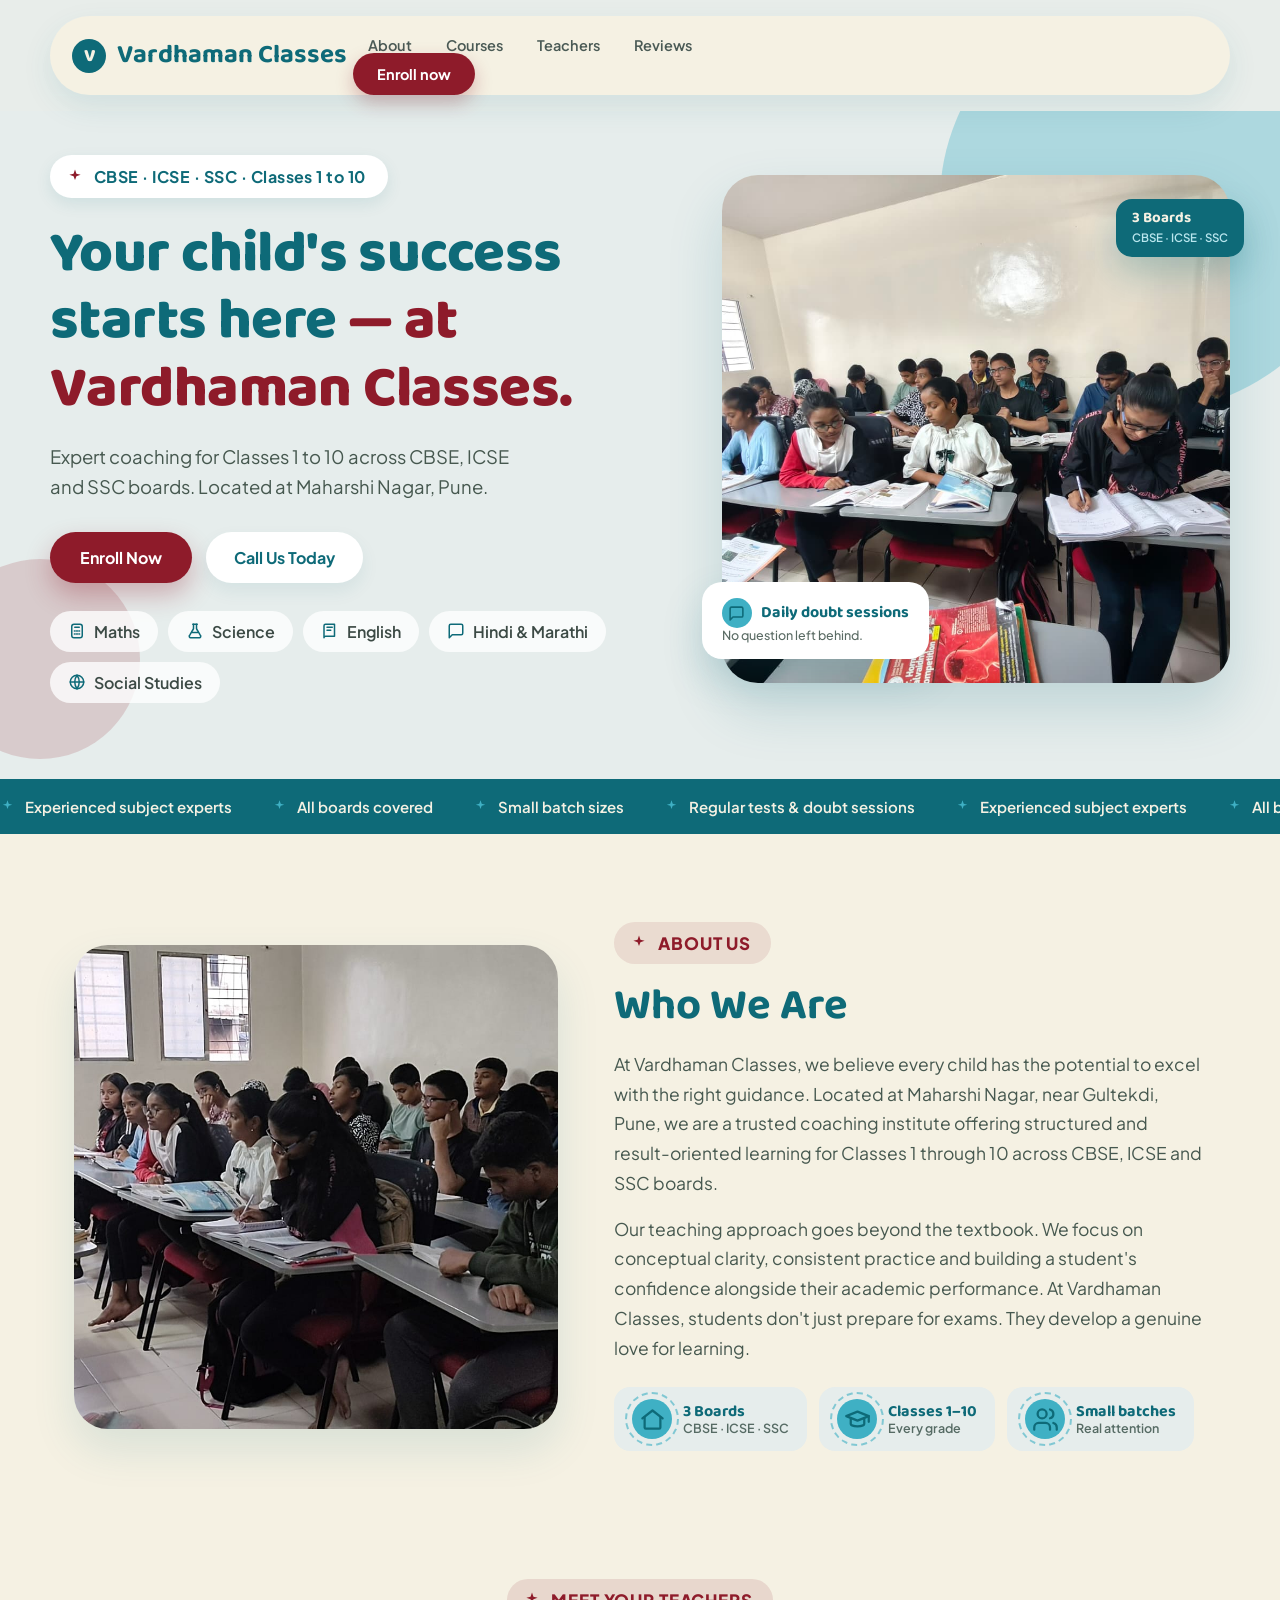
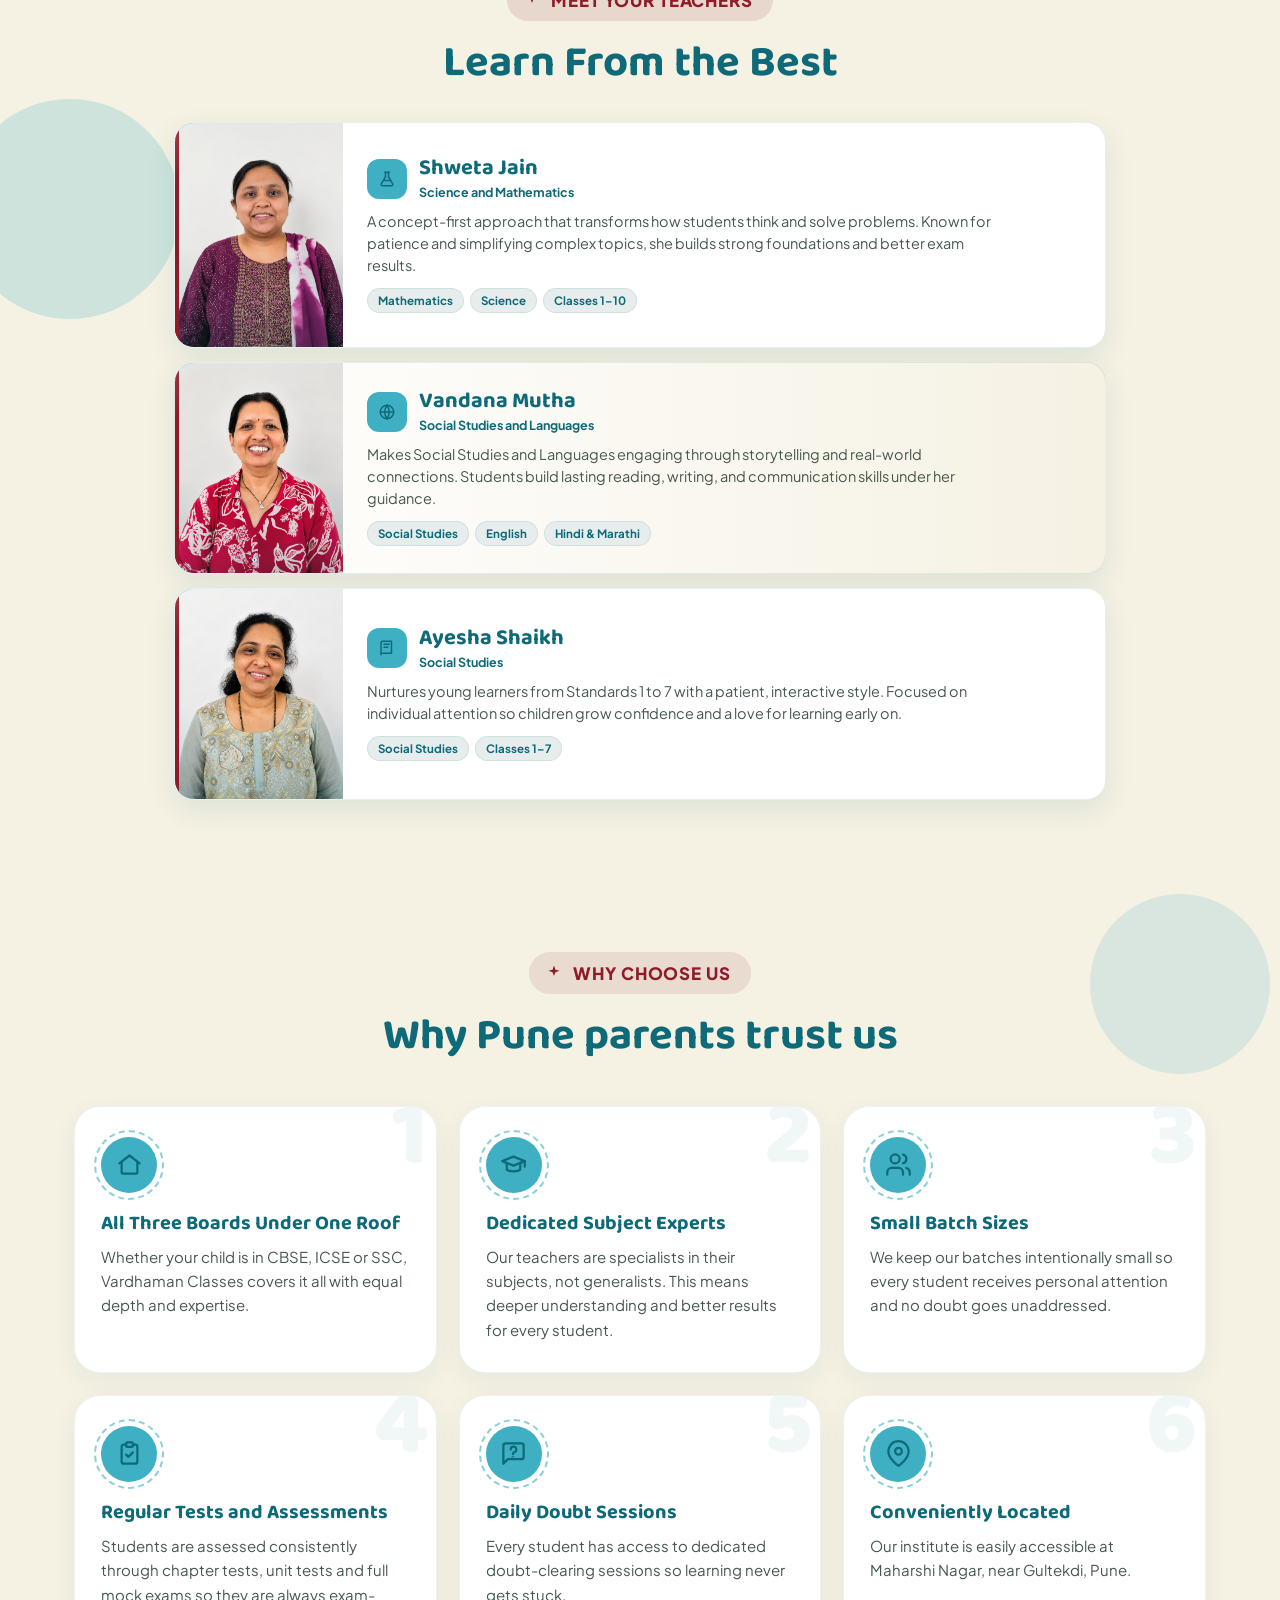
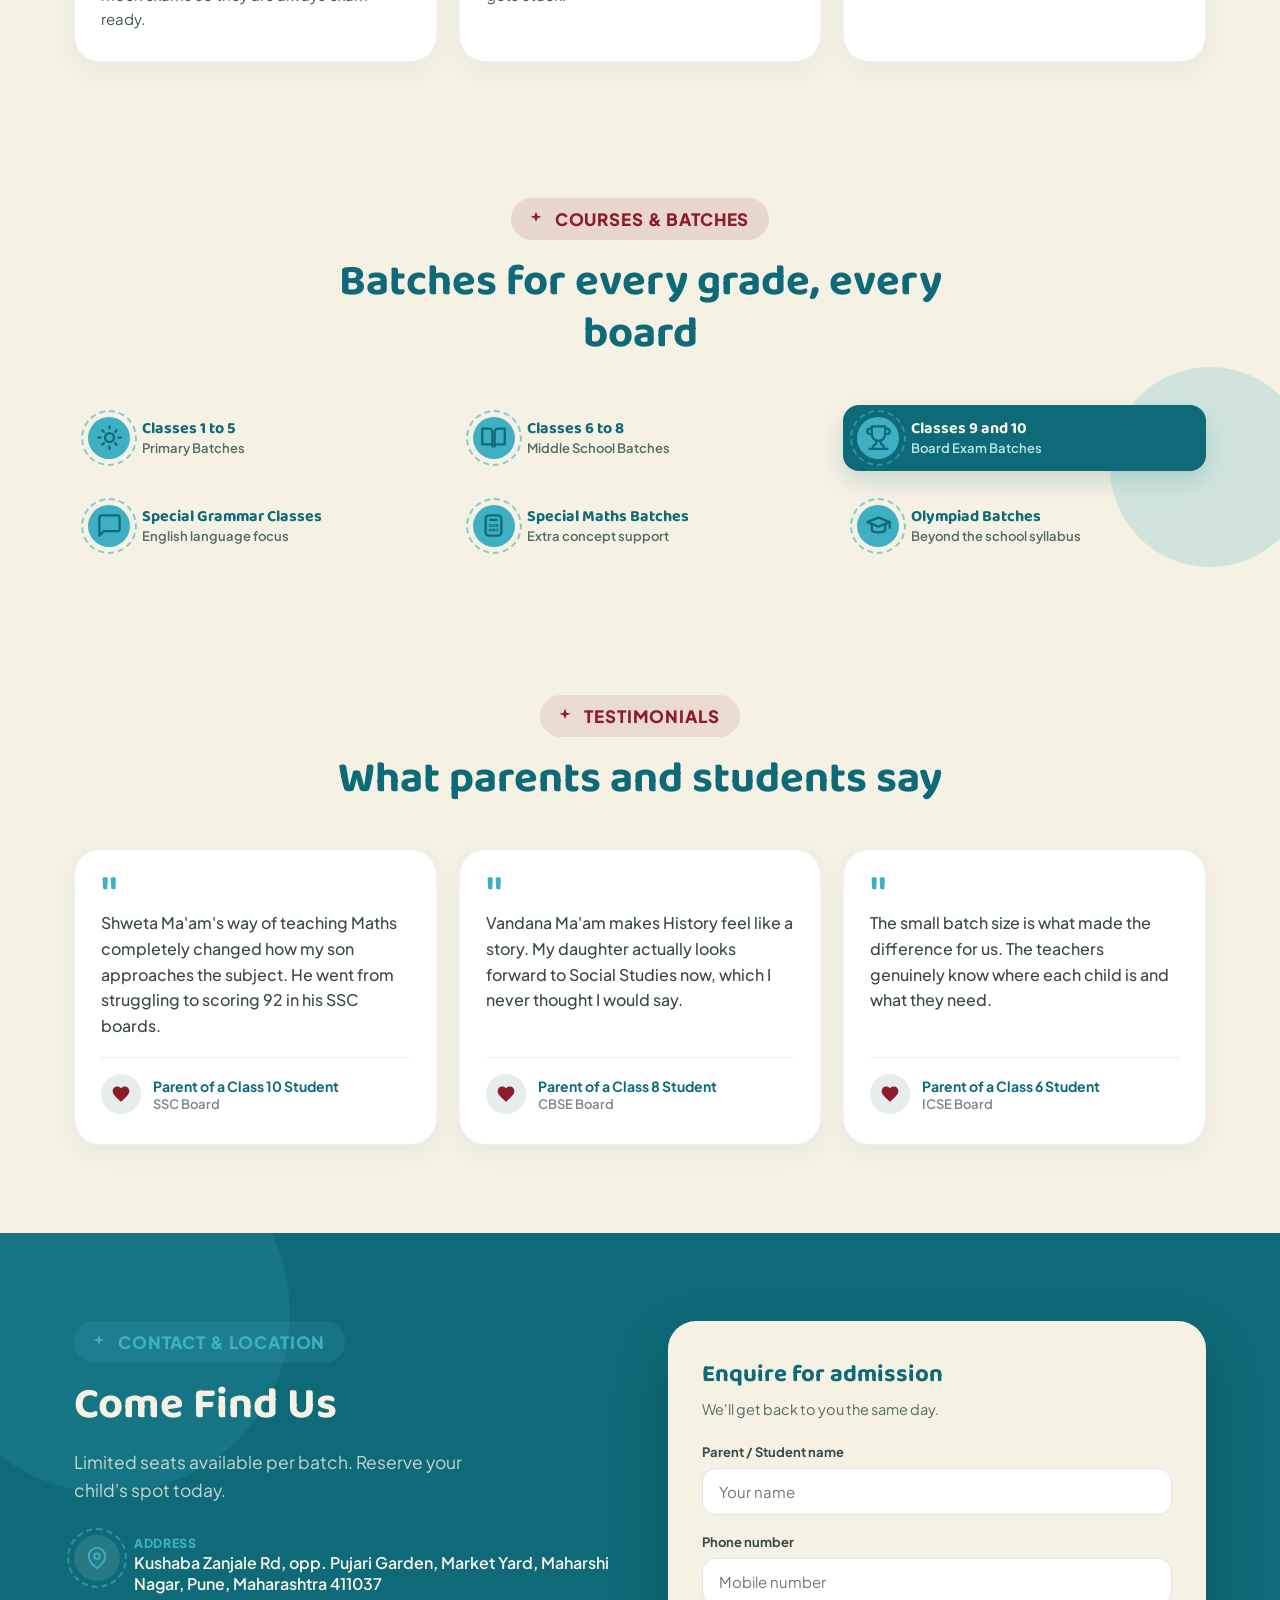
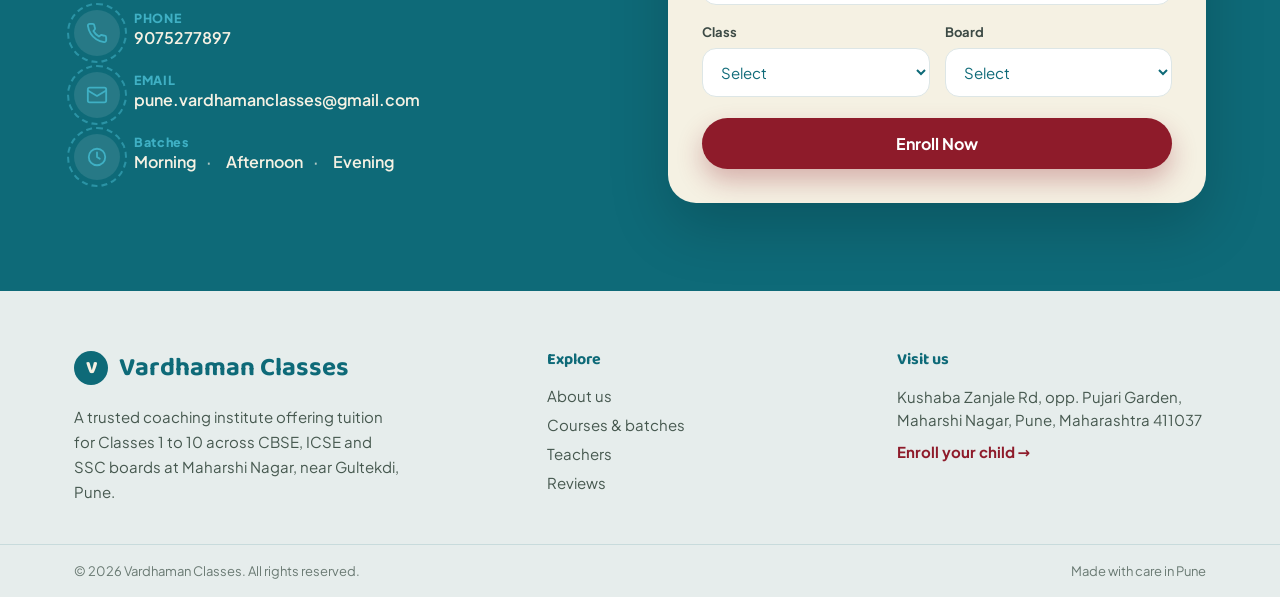
<file: Index.html>
<!DOCTYPE html>
<html lang="en">
<head>
  <meta charset="utf-8">
  <meta name="viewport" content="width=device-width, initial-scale=1">
  <title>Vardhaman Classes</title>
  <meta name="description" content="">
  <link rel="stylesheet" href="styles.css">
</head>
<body>

<div class="vc-page">

  <header class="vc-header">
    <nav class="vc-nav vc-pad-x">
      <a href="#home" class="vc-logo-link">
        <span class="vc-logo-icon" data-text="Navigation.BrandInitial"></span>
        <span class="vc-logo-text" data-text="Navigation.BrandName"></span>
      </a>
      <div class="vc-nav-actions">
        <span class="vc-navlinks" id="NavLinks"></span>
        <a href="#contact" class="vc-link vc-btn-nav" data-text="Navigation.EnrollLabel"></a>
      </div>
    </nav>
  </header>

  <section id="home" class="vc-section-anchor vc-hero">
    <div class="vc-blob vc-blob--hero-teal"></div>
    <div class="vc-blob vc-blob--hero-red"></div>
    <div class="vc-blob vc-blob--hero-ring"></div>
    <div class="vc-container vc-hero-grid vc-grid2 vc-pad-x">
      <div>
        <span class="vc-eyebrow vc-eyebrow--hero">
          <svg class="vc-icon-twinkle" width="15" height="15" viewBox="0 0 24 24" fill="#8E1B2A"><path d="M12 2l1.9 5.6L19.5 9l-5.6 1.9L12 16l-1.9-5.1L4.5 9l5.6-1.4z"/></svg>
          <span data-text="Hero.Tagline"></span>
        </span>
        <h1 class="vc-heading-xl">
          <span data-text="Hero.Heading"></span><span class="vc-text-accent" data-text="Hero.HeadingAccent"></span>
        </h1>
        <p class="vc-lead" data-text="Hero.Lead"></p>
        <div class="vc-actions">
          <a href="#contact" class="vc-link vc-btn-primary" data-text="Hero.PrimaryButton"></a>
          <a href="#contact" class="vc-link vc-btn-secondary" data-text="Hero.SecondaryButton" data-href="Hero.SecondaryHref"></a>
        </div>
        <div class="vc-tag-list" id="SubjectTags"></div>
      </div>
      <div class="vc-hero-media">
        <div class="vc-photo-frame vc-photo-fade" id="HeroPhotoFade" aria-label="Classroom photos"></div>
        <div class="vc-float-card vc-float-card--doubt">
          <div class="vc-float-card-row">
            <span class="vc-icon-circle">
              <svg width="17" height="17" viewBox="0 0 24 24" fill="none" stroke="#0E6A78" stroke-width="2.2" stroke-linecap="round" stroke-linejoin="round"><path d="M21 15a2 2 0 0 1-2 2H7l-4 4V5a2 2 0 0 1 2-2h14a2 2 0 0 1 2 2Z"/></svg>
            </span>
            <div class="vc-float-card-title" data-text="Hero.FloatingCardTitle"></div>
          </div>
          <div class="vc-float-card-body" data-text="Hero.FloatingCardBody"></div>
        </div>
        <div class="vc-board-badge">
          <div class="vc-board-badge-title" data-text="Hero.BoardsBadgeTitle"></div>
          <div class="vc-board-badge-sub" data-text="Hero.BoardsBadgeSubtitle"></div>
        </div>
      </div>
    </div>
  </section>

  <div class="vc-marquee-bar">
    <div class="vc-marquee-wrap">
      <div class="vc-marquee" id="TrustMarquee"></div>
    </div>
  </div>

  <section id="about" class="vc-section-anchor vc-about vc-grid2 vc-sec vc-pad-x">
    <div class="vc-about-media">
      <div class="vc-blob vc-blob--about-ring"></div>
      <div class="vc-blob vc-blob--about-teal"></div>
      <div class="vc-rise2 vc-photo-frame vc-photo-frame--about vc-photo-fade" id="AboutPhotoFade" aria-label="Classroom photos"></div>
    </div>
    <div>
      <span class="vc-rise2 vc-eyebrow">
        <svg class="vc-icon-twinkle" width="14" height="14" viewBox="0 0 24 24" fill="#8E1B2A"><path d="M12 2l1.9 5.6L19.5 9l-5.6 1.9L12 16l-1.9-5.1L4.5 9l5.6-1.4z"/></svg>
        <span data-text="About.Eyebrow"></span>
      </span>
      <h2 class="vc-rise2 vc-d1 vc-heading-lg" data-text="About.Heading"></h2>
      <div id="AboutParagraphs"></div>
      <div class="vc-rise2 vc-d3 vc-stats" id="AboutStats"></div>
    </div>
  </section>

  <section id="teachers" class="vc-section-anchor vc-section-muted vc-sec">
    <div class="vc-blob vc-blob--teachers"></div>
    <div class="vc-blob vc-blob--teachers-ring"></div>
    <div class="vc-section-inner vc-pad-x">
      <div class="vc-section-header">
        <span class="vc-rise2 vc-eyebrow vc-eyebrow--teachers">
          <svg class="vc-icon-twinkle" width="14" height="14" viewBox="0 0 24 24" fill="#8E1B2A"><path d="M12 2l1.9 5.6L19.5 9l-5.6 1.9L12 16l-1.9-5.1L4.5 9l5.6-1.4z"/></svg>
          <span data-text="Teachers.Eyebrow"></span>
        </span>
        <h2 class="vc-rise2 vc-d1 vc-heading-lg" data-text="Teachers.Heading"></h2>
      </div>
      <div class="vc-teacher-grid vc-stagger" id="TeacherGrid"></div>
    </div>
  </section>

  <section class="vc-section-anchor vc-section vc-pad-x">
    <div class="vc-blob vc-blob--reasons"></div>
    <div class="vc-section-header">
      <span class="vc-rise2 vc-eyebrow">
        <svg class="vc-icon-twinkle" width="14" height="14" viewBox="0 0 24 24" fill="#8E1B2A"><path d="M12 2l1.9 5.6L19.5 9l-5.6 1.9L12 16l-1.9-5.1L4.5 9l5.6-1.4z"/></svg>
        <span data-text="Reasons.Eyebrow"></span>
      </span>
      <h2 class="vc-rise2 vc-d1 vc-heading-lg" data-text="Reasons.Heading"></h2>
    </div>
    <div class="vc-grid3 vc-stagger" id="ReasonGrid"></div>
  </section>

  <section id="courses" class="vc-section-anchor vc-section-muted vc-sec">
    <div class="vc-blob vc-blob--courses"></div>
    <div class="vc-blob vc-blob--courses-ring"></div>
    <div class="vc-section-inner vc-pad-x">
      <div class="vc-section-header">
        <span class="vc-rise2 vc-eyebrow vc-eyebrow--courses">
          <svg class="vc-icon-twinkle" width="14" height="14" viewBox="0 0 24 24" fill="#8E1B2A"><path d="M12 2l1.9 5.6L19.5 9l-5.6 1.9L12 16l-1.9-5.1L4.5 9l5.6-1.4z"/></svg>
          <span data-text="Courses.Eyebrow"></span>
        </span>
        <h2 class="vc-rise2 vc-d1 vc-heading-lg" data-text="Courses.Heading"></h2>
      </div>
      <div class="vc-grid3 vc-stagger" id="BatchGrid"></div>
    </div>
  </section>

  <section id="reviews" class="vc-section-anchor vc-section vc-pad-x">
    <div class="vc-blob vc-blob--reviews-ring"></div>
    <div class="vc-section-header">
      <span class="vc-rise2 vc-eyebrow">
        <svg class="vc-icon-twinkle" width="14" height="14" viewBox="0 0 24 24" fill="#8E1B2A"><path d="M12 2l1.9 5.6L19.5 9l-5.6 1.9L12 16l-1.9-5.1L4.5 9l5.6-1.4z"/></svg>
        <span data-text="Reviews.Eyebrow"></span>
      </span>
      <h2 class="vc-rise2 vc-d1 vc-heading-lg" data-text="Reviews.Heading"></h2>
    </div>
    <div class="vc-grid3 vc-stagger" id="ReviewGrid"></div>
  </section>

  <section id="contact" class="vc-section-anchor vc-contact vc-sec">
    <div class="vc-blob vc-blob--contact-teal"></div>
    <div class="vc-blob vc-blob--contact-ring"></div>
    <div class="vc-container vc-contact-grid vc-grid2 vc-pad-x vc-section-inner">
      <div>
        <span class="vc-rise2 vc-eyebrow vc-eyebrow--contact">
          <svg class="vc-icon-twinkle" width="14" height="14" viewBox="0 0 24 24" fill="#3FB0C4"><path d="M12 2l1.9 5.6L19.5 9l-5.6 1.9L12 16l-1.9-5.1L4.5 9l5.6-1.4z"/></svg>
          <span data-text="Contact.Eyebrow"></span>
        </span>
        <h2 class="vc-rise2 vc-d1 vc-heading-lg vc-heading-lg--light" data-text="Contact.Heading"></h2>
        <p class="vc-rise2 vc-d2 vc-lead vc-lead--light" data-text="Contact.Lead"></p>
        <div class="vc-rise2 vc-d3 vc-contact-rows" id="ContactRows"></div>
      </div>

      <div class="vc-rise2 vc-d2 vc-form-panel">
        <div id="FormSuccess" class="vc-form-success" hidden>
          <div class="vc-form-success-icon">✓</div>
          <h3 class="vc-form-success-title" data-text="Contact.Form.SuccessTitle"></h3>
          <p class="vc-form-success-text" data-text="Contact.Form.SuccessMessage"></p>
          <button type="button" class="vc-form-reset" id="FormResetBtn" data-text="Contact.Form.ResetButton"></button>
        </div>
        <div id="FormPanel">
          <h3 class="vc-form-title" data-text="Contact.Form.Title"></h3>
          <p class="vc-form-subtitle" data-text="Contact.Form.Subtitle"></p>
          <form id="EnrollForm" class="vc-form-fields" novalidate>
            <label class="vc-field">
              <span class="vc-field-label" data-text="Contact.Form.NameLabel"></span>
              <input class="vc-field-input" id="FormName" name="name" data-placeholder="Contact.Form.NamePlaceholder" required>
            </label>
            <label class="vc-field">
              <span class="vc-field-label" data-text="Contact.Form.PhoneLabel"></span>
              <input class="vc-field-input" id="FormPhone" name="phone" data-placeholder="Contact.Form.PhonePlaceholder" required>
            </label>
            <div class="vc-form-row">
              <label class="vc-field">
                <span class="vc-field-label" data-text="Contact.Form.ClassLabel"></span>
                <select class="vc-field-input vc-field-input--select" id="FormGrade" name="grade">
                  <option value="" data-text="Contact.Form.ClassPlaceholder"></option>
                </select>
              </label>
              <label class="vc-field">
                <span class="vc-field-label" data-text="Contact.Form.BoardLabel"></span>
                <select class="vc-field-input vc-field-input--select" id="FormBoard" name="board">
                  <option value="" data-text="Contact.Form.ClassPlaceholder"></option>
                </select>
              </label>
            </div>
            <button type="submit" class="vc-link vc-btn-primary vc-form-submit" data-text="Contact.Form.SubmitButton"></button>
            <div class="vc-form-error" id="FormError" hidden data-text="Contact.Form.ErrorMessage"></div>
          </form>
        </div>
      </div>
    </div>
  </section>

  <footer class="vc-footer">
    <div class="vc-footer-grid vc-pad-x">
      <div>
        <div class="vc-footer-brand">
          <span class="vc-logo-icon" data-text="Footer.BrandInitial"></span>
          <span class="vc-footer-logo-text" data-text="Footer.BrandName"></span>
        </div>
        <p class="vc-footer-desc" data-text="Footer.Description"></p>
      </div>
      <div>
        <div class="vc-footer-heading" data-text="Footer.ExploreHeading"></div>
        <div class="vc-footer-links" id="FooterLinks"></div>
      </div>
      <div>
        <div class="vc-footer-heading" data-text="Footer.VisitHeading"></div>
        <div class="vc-footer-visit">
          <span><span data-text="Footer.AddressLine1"></span><br><span data-text="Footer.AddressLine2"></span></span>
          <a href="#contact" class="vc-link vc-footer-enroll" data-text="Footer.EnrollLink"></a>
        </div>
      </div>
    </div>
    <div class="vc-footer-bar">
      <div class="vc-footer-bar-inner vc-pad-x">
        <span id="CopyrightText"></span>
        <span data-text="Footer.Tagline"></span>
      </div>
    </div>
  </footer>

</div>

<script src="content.js"></script>
<script src="script.js"></script>
</body>
</html>
</file>
<file: styles.css>
/* devanagari */
  @font-face {
    font-family: 'Baloo 2';
    font-style: normal;
    font-weight: 500;
    font-display: swap;
    src: url("assets/6ccb0ebc-e038-4bd1-8891-a103fa985c6a.woff2") format('woff2');
    unicode-range: U+0900-097F, U+1CD0-1CF9, U+200C-200D, U+20A8, U+20B9, U+20F0, U+25CC, U+A830-A839, U+A8E0-A8FF, U+11B00-11B09;
  }

  /* vietnamese */
  @font-face {
    font-family: 'Baloo 2';
    font-style: normal;
    font-weight: 500;
    font-display: swap;
    src: url("assets/c7738c8e-c5d6-49de-beea-738d5f685026.woff2") format('woff2');
    unicode-range: U+0102-0103, U+0110-0111, U+0128-0129, U+0168-0169, U+01A0-01A1, U+01AF-01B0, U+0300-0301, U+0303-0304, U+0308-0309, U+0323, U+0329, U+1EA0-1EF9, U+20AB;
  }

  /* latin-ext */
  @font-face {
    font-family: 'Baloo 2';
    font-style: normal;
    font-weight: 500;
    font-display: swap;
    src: url("assets/5fad785d-a819-486f-9508-4cfa91f8b4df.woff2") format('woff2');
    unicode-range: U+0100-02BA, U+02BD-02C5, U+02C7-02CC, U+02CE-02D7, U+02DD-02FF, U+0304, U+0308, U+0329, U+1D00-1DBF, U+1E00-1E9F, U+1EF2-1EFF, U+2020, U+20A0-20AB, U+20AD-20C0, U+2113, U+2C60-2C7F, U+A720-A7FF;
  }

  /* latin */
  @font-face {
    font-family: 'Baloo 2';
    font-style: normal;
    font-weight: 500;
    font-display: swap;
    src: url("assets/ccffdc59-f78f-4c13-9918-10d30cff7e23.woff2") format('woff2');
    unicode-range: U+0000-00FF, U+0131, U+0152-0153, U+02BB-02BC, U+02C6, U+02DA, U+02DC, U+0304, U+0308, U+0329, U+2000-206F, U+20AC, U+2122, U+2191, U+2193, U+2212, U+2215, U+FEFF, U+FFFD;
  }

  /* devanagari */
  @font-face {
    font-family: 'Baloo 2';
    font-style: normal;
    font-weight: 600;
    font-display: swap;
    src: url("assets/6ccb0ebc-e038-4bd1-8891-a103fa985c6a.woff2") format('woff2');
    unicode-range: U+0900-097F, U+1CD0-1CF9, U+200C-200D, U+20A8, U+20B9, U+20F0, U+25CC, U+A830-A839, U+A8E0-A8FF, U+11B00-11B09;
  }

  /* vietnamese */
  @font-face {
    font-family: 'Baloo 2';
    font-style: normal;
    font-weight: 600;
    font-display: swap;
    src: url("assets/c7738c8e-c5d6-49de-beea-738d5f685026.woff2") format('woff2');
    unicode-range: U+0102-0103, U+0110-0111, U+0128-0129, U+0168-0169, U+01A0-01A1, U+01AF-01B0, U+0300-0301, U+0303-0304, U+0308-0309, U+0323, U+0329, U+1EA0-1EF9, U+20AB;
  }

  /* latin-ext */
  @font-face {
    font-family: 'Baloo 2';
    font-style: normal;
    font-weight: 600;
    font-display: swap;
    src: url("assets/5fad785d-a819-486f-9508-4cfa91f8b4df.woff2") format('woff2');
    unicode-range: U+0100-02BA, U+02BD-02C5, U+02C7-02CC, U+02CE-02D7, U+02DD-02FF, U+0304, U+0308, U+0329, U+1D00-1DBF, U+1E00-1E9F, U+1EF2-1EFF, U+2020, U+20A0-20AB, U+20AD-20C0, U+2113, U+2C60-2C7F, U+A720-A7FF;
  }

  /* latin */
  @font-face {
    font-family: 'Baloo 2';
    font-style: normal;
    font-weight: 600;
    font-display: swap;
    src: url("assets/ccffdc59-f78f-4c13-9918-10d30cff7e23.woff2") format('woff2');
    unicode-range: U+0000-00FF, U+0131, U+0152-0153, U+02BB-02BC, U+02C6, U+02DA, U+02DC, U+0304, U+0308, U+0329, U+2000-206F, U+20AC, U+2122, U+2191, U+2193, U+2212, U+2215, U+FEFF, U+FFFD;
  }

  /* devanagari */
  @font-face {
    font-family: 'Baloo 2';
    font-style: normal;
    font-weight: 700;
    font-display: swap;
    src: url("assets/6ccb0ebc-e038-4bd1-8891-a103fa985c6a.woff2") format('woff2');
    unicode-range: U+0900-097F, U+1CD0-1CF9, U+200C-200D, U+20A8, U+20B9, U+20F0, U+25CC, U+A830-A839, U+A8E0-A8FF, U+11B00-11B09;
  }

  /* vietnamese */
  @font-face {
    font-family: 'Baloo 2';
    font-style: normal;
    font-weight: 700;
    font-display: swap;
    src: url("assets/c7738c8e-c5d6-49de-beea-738d5f685026.woff2") format('woff2');
    unicode-range: U+0102-0103, U+0110-0111, U+0128-0129, U+0168-0169, U+01A0-01A1, U+01AF-01B0, U+0300-0301, U+0303-0304, U+0308-0309, U+0323, U+0329, U+1EA0-1EF9, U+20AB;
  }

  /* latin-ext */
  @font-face {
    font-family: 'Baloo 2';
    font-style: normal;
    font-weight: 700;
    font-display: swap;
    src: url("assets/5fad785d-a819-486f-9508-4cfa91f8b4df.woff2") format('woff2');
    unicode-range: U+0100-02BA, U+02BD-02C5, U+02C7-02CC, U+02CE-02D7, U+02DD-02FF, U+0304, U+0308, U+0329, U+1D00-1DBF, U+1E00-1E9F, U+1EF2-1EFF, U+2020, U+20A0-20AB, U+20AD-20C0, U+2113, U+2C60-2C7F, U+A720-A7FF;
  }

  /* latin */
  @font-face {
    font-family: 'Baloo 2';
    font-style: normal;
    font-weight: 700;
    font-display: swap;
    src: url("assets/ccffdc59-f78f-4c13-9918-10d30cff7e23.woff2") format('woff2');
    unicode-range: U+0000-00FF, U+0131, U+0152-0153, U+02BB-02BC, U+02C6, U+02DA, U+02DC, U+0304, U+0308, U+0329, U+2000-206F, U+20AC, U+2122, U+2191, U+2193, U+2212, U+2215, U+FEFF, U+FFFD;
  }

  /* devanagari */
  @font-face {
    font-family: 'Baloo 2';
    font-style: normal;
    font-weight: 800;
    font-display: swap;
    src: url("assets/6ccb0ebc-e038-4bd1-8891-a103fa985c6a.woff2") format('woff2');
    unicode-range: U+0900-097F, U+1CD0-1CF9, U+200C-200D, U+20A8, U+20B9, U+20F0, U+25CC, U+A830-A839, U+A8E0-A8FF, U+11B00-11B09;
  }

  /* vietnamese */
  @font-face {
    font-family: 'Baloo 2';
    font-style: normal;
    font-weight: 800;
    font-display: swap;
    src: url("assets/c7738c8e-c5d6-49de-beea-738d5f685026.woff2") format('woff2');
    unicode-range: U+0102-0103, U+0110-0111, U+0128-0129, U+0168-0169, U+01A0-01A1, U+01AF-01B0, U+0300-0301, U+0303-0304, U+0308-0309, U+0323, U+0329, U+1EA0-1EF9, U+20AB;
  }

  /* latin-ext */
  @font-face {
    font-family: 'Baloo 2';
    font-style: normal;
    font-weight: 800;
    font-display: swap;
    src: url("assets/5fad785d-a819-486f-9508-4cfa91f8b4df.woff2") format('woff2');
    unicode-range: U+0100-02BA, U+02BD-02C5, U+02C7-02CC, U+02CE-02D7, U+02DD-02FF, U+0304, U+0308, U+0329, U+1D00-1DBF, U+1E00-1E9F, U+1EF2-1EFF, U+2020, U+20A0-20AB, U+20AD-20C0, U+2113, U+2C60-2C7F, U+A720-A7FF;
  }

  /* latin */
  @font-face {
    font-family: 'Baloo 2';
    font-style: normal;
    font-weight: 800;
    font-display: swap;
    src: url("assets/ccffdc59-f78f-4c13-9918-10d30cff7e23.woff2") format('woff2');
    unicode-range: U+0000-00FF, U+0131, U+0152-0153, U+02BB-02BC, U+02C6, U+02DA, U+02DC, U+0304, U+0308, U+0329, U+2000-206F, U+20AC, U+2122, U+2191, U+2193, U+2212, U+2215, U+FEFF, U+FFFD;
  }

  /* cyrillic-ext */
  @font-face {
    font-family: 'Plus Jakarta Sans';
    font-style: normal;
    font-weight: 400;
    font-display: swap;
    src: url("assets/60d7d8e4-d3d5-42df-9212-4b5cdeab977c.woff2") format('woff2');
    unicode-range: U+0460-052F, U+1C80-1C8A, U+20B4, U+2DE0-2DFF, U+A640-A69F, U+FE2E-FE2F;
  }

  /* vietnamese */
  @font-face {
    font-family: 'Plus Jakarta Sans';
    font-style: normal;
    font-weight: 400;
    font-display: swap;
    src: url("assets/648f3d69-f89b-42ea-ae6c-a97b70862723.woff2") format('woff2');
    unicode-range: U+0102-0103, U+0110-0111, U+0128-0129, U+0168-0169, U+01A0-01A1, U+01AF-01B0, U+0300-0301, U+0303-0304, U+0308-0309, U+0323, U+0329, U+1EA0-1EF9, U+20AB;
  }

  /* latin-ext */
  @font-face {
    font-family: 'Plus Jakarta Sans';
    font-style: normal;
    font-weight: 400;
    font-display: swap;
    src: url("assets/6499b8f7-0cdd-466b-9b5c-37579380efb8.woff2") format('woff2');
    unicode-range: U+0100-02BA, U+02BD-02C5, U+02C7-02CC, U+02CE-02D7, U+02DD-02FF, U+0304, U+0308, U+0329, U+1D00-1DBF, U+1E00-1E9F, U+1EF2-1EFF, U+2020, U+20A0-20AB, U+20AD-20C0, U+2113, U+2C60-2C7F, U+A720-A7FF;
  }

  /* latin */
  @font-face {
    font-family: 'Plus Jakarta Sans';
    font-style: normal;
    font-weight: 400;
    font-display: swap;
    src: url("assets/acd5920f-f824-4206-af33-7de50f81c722.woff2") format('woff2');
    unicode-range: U+0000-00FF, U+0131, U+0152-0153, U+02BB-02BC, U+02C6, U+02DA, U+02DC, U+0304, U+0308, U+0329, U+2000-206F, U+20AC, U+2122, U+2191, U+2193, U+2212, U+2215, U+FEFF, U+FFFD;
  }

  /* cyrillic-ext */
  @font-face {
    font-family: 'Plus Jakarta Sans';
    font-style: normal;
    font-weight: 500;
    font-display: swap;
    src: url("assets/60d7d8e4-d3d5-42df-9212-4b5cdeab977c.woff2") format('woff2');
    unicode-range: U+0460-052F, U+1C80-1C8A, U+20B4, U+2DE0-2DFF, U+A640-A69F, U+FE2E-FE2F;
  }

  /* vietnamese */
  @font-face {
    font-family: 'Plus Jakarta Sans';
    font-style: normal;
    font-weight: 500;
    font-display: swap;
    src: url("assets/648f3d69-f89b-42ea-ae6c-a97b70862723.woff2") format('woff2');
    unicode-range: U+0102-0103, U+0110-0111, U+0128-0129, U+0168-0169, U+01A0-01A1, U+01AF-01B0, U+0300-0301, U+0303-0304, U+0308-0309, U+0323, U+0329, U+1EA0-1EF9, U+20AB;
  }

  /* latin-ext */
  @font-face {
    font-family: 'Plus Jakarta Sans';
    font-style: normal;
    font-weight: 500;
    font-display: swap;
    src: url("assets/6499b8f7-0cdd-466b-9b5c-37579380efb8.woff2") format('woff2');
    unicode-range: U+0100-02BA, U+02BD-02C5, U+02C7-02CC, U+02CE-02D7, U+02DD-02FF, U+0304, U+0308, U+0329, U+1D00-1DBF, U+1E00-1E9F, U+1EF2-1EFF, U+2020, U+20A0-20AB, U+20AD-20C0, U+2113, U+2C60-2C7F, U+A720-A7FF;
  }

  /* latin */
  @font-face {
    font-family: 'Plus Jakarta Sans';
    font-style: normal;
    font-weight: 500;
    font-display: swap;
    src: url("assets/acd5920f-f824-4206-af33-7de50f81c722.woff2") format('woff2');
    unicode-range: U+0000-00FF, U+0131, U+0152-0153, U+02BB-02BC, U+02C6, U+02DA, U+02DC, U+0304, U+0308, U+0329, U+2000-206F, U+20AC, U+2122, U+2191, U+2193, U+2212, U+2215, U+FEFF, U+FFFD;
  }

  /* cyrillic-ext */
  @font-face {
    font-family: 'Plus Jakarta Sans';
    font-style: normal;
    font-weight: 600;
    font-display: swap;
    src: url("assets/60d7d8e4-d3d5-42df-9212-4b5cdeab977c.woff2") format('woff2');
    unicode-range: U+0460-052F, U+1C80-1C8A, U+20B4, U+2DE0-2DFF, U+A640-A69F, U+FE2E-FE2F;
  }

  /* vietnamese */
  @font-face {
    font-family: 'Plus Jakarta Sans';
    font-style: normal;
    font-weight: 600;
    font-display: swap;
    src: url("assets/648f3d69-f89b-42ea-ae6c-a97b70862723.woff2") format('woff2');
    unicode-range: U+0102-0103, U+0110-0111, U+0128-0129, U+0168-0169, U+01A0-01A1, U+01AF-01B0, U+0300-0301, U+0303-0304, U+0308-0309, U+0323, U+0329, U+1EA0-1EF9, U+20AB;
  }

  /* latin-ext */
  @font-face {
    font-family: 'Plus Jakarta Sans';
    font-style: normal;
    font-weight: 600;
    font-display: swap;
    src: url("assets/6499b8f7-0cdd-466b-9b5c-37579380efb8.woff2") format('woff2');
    unicode-range: U+0100-02BA, U+02BD-02C5, U+02C7-02CC, U+02CE-02D7, U+02DD-02FF, U+0304, U+0308, U+0329, U+1D00-1DBF, U+1E00-1E9F, U+1EF2-1EFF, U+2020, U+20A0-20AB, U+20AD-20C0, U+2113, U+2C60-2C7F, U+A720-A7FF;
  }

  /* latin */
  @font-face {
    font-family: 'Plus Jakarta Sans';
    font-style: normal;
    font-weight: 600;
    font-display: swap;
    src: url("assets/acd5920f-f824-4206-af33-7de50f81c722.woff2") format('woff2');
    unicode-range: U+0000-00FF, U+0131, U+0152-0153, U+02BB-02BC, U+02C6, U+02DA, U+02DC, U+0304, U+0308, U+0329, U+2000-206F, U+20AC, U+2122, U+2191, U+2193, U+2212, U+2215, U+FEFF, U+FFFD;
  }

  /* cyrillic-ext */
  @font-face {
    font-family: 'Plus Jakarta Sans';
    font-style: normal;
    font-weight: 700;
    font-display: swap;
    src: url("assets/60d7d8e4-d3d5-42df-9212-4b5cdeab977c.woff2") format('woff2');
    unicode-range: U+0460-052F, U+1C80-1C8A, U+20B4, U+2DE0-2DFF, U+A640-A69F, U+FE2E-FE2F;
  }

  /* vietnamese */
  @font-face {
    font-family: 'Plus Jakarta Sans';
    font-style: normal;
    font-weight: 700;
    font-display: swap;
    src: url("assets/648f3d69-f89b-42ea-ae6c-a97b70862723.woff2") format('woff2');
    unicode-range: U+0102-0103, U+0110-0111, U+0128-0129, U+0168-0169, U+01A0-01A1, U+01AF-01B0, U+0300-0301, U+0303-0304, U+0308-0309, U+0323, U+0329, U+1EA0-1EF9, U+20AB;
  }

  /* latin-ext */
  @font-face {
    font-family: 'Plus Jakarta Sans';
    font-style: normal;
    font-weight: 700;
    font-display: swap;
    src: url("assets/6499b8f7-0cdd-466b-9b5c-37579380efb8.woff2") format('woff2');
    unicode-range: U+0100-02BA, U+02BD-02C5, U+02C7-02CC, U+02CE-02D7, U+02DD-02FF, U+0304, U+0308, U+0329, U+1D00-1DBF, U+1E00-1E9F, U+1EF2-1EFF, U+2020, U+20A0-20AB, U+20AD-20C0, U+2113, U+2C60-2C7F, U+A720-A7FF;
  }

  /* latin */
  @font-face {
    font-family: 'Plus Jakarta Sans';
    font-style: normal;
    font-weight: 700;
    font-display: swap;
    src: url("assets/acd5920f-f824-4206-af33-7de50f81c722.woff2") format('woff2');
    unicode-range: U+0000-00FF, U+0131, U+0152-0153, U+02BB-02BC, U+02C6, U+02DA, U+02DC, U+0304, U+0308, U+0329, U+2000-206F, U+20AC, U+2122, U+2191, U+2193, U+2212, U+2215, U+FEFF, U+FFFD;
  }

  /* cyrillic-ext */
  @font-face {
    font-family: 'Plus Jakarta Sans';
    font-style: normal;
    font-weight: 800;
    font-display: swap;
    src: url("assets/60d7d8e4-d3d5-42df-9212-4b5cdeab977c.woff2") format('woff2');
    unicode-range: U+0460-052F, U+1C80-1C8A, U+20B4, U+2DE0-2DFF, U+A640-A69F, U+FE2E-FE2F;
  }

  /* vietnamese */
  @font-face {
    font-family: 'Plus Jakarta Sans';
    font-style: normal;
    font-weight: 800;
    font-display: swap;
    src: url("assets/648f3d69-f89b-42ea-ae6c-a97b70862723.woff2") format('woff2');
    unicode-range: U+0102-0103, U+0110-0111, U+0128-0129, U+0168-0169, U+01A0-01A1, U+01AF-01B0, U+0300-0301, U+0303-0304, U+0308-0309, U+0323, U+0329, U+1EA0-1EF9, U+20AB;
  }

  /* latin-ext */
  @font-face {
    font-family: 'Plus Jakarta Sans';
    font-style: normal;
    font-weight: 800;
    font-display: swap;
    src: url("assets/6499b8f7-0cdd-466b-9b5c-37579380efb8.woff2") format('woff2');
    unicode-range: U+0100-02BA, U+02BD-02C5, U+02C7-02CC, U+02CE-02D7, U+02DD-02FF, U+0304, U+0308, U+0329, U+1D00-1DBF, U+1E00-1E9F, U+1EF2-1EFF, U+2020, U+20A0-20AB, U+20AD-20C0, U+2113, U+2C60-2C7F, U+A720-A7FF;
  }

  /* latin */
  @font-face {
    font-family: 'Plus Jakarta Sans';
    font-style: normal;
    font-weight: 800;
    font-display: swap;
    src: url("assets/acd5920f-f824-4206-af33-7de50f81c722.woff2") format('woff2');
    unicode-range: U+0000-00FF, U+0131, U+0152-0153, U+02BB-02BC, U+02C6, U+02DA, U+02DC, U+0304, U+0308, U+0329, U+2000-206F, U+20AC, U+2122, U+2191, U+2193, U+2212, U+2215, U+FEFF, U+FFFD;
  }


:root {
  /* Brand */
  --Cream: #F5F1E3;
  --Teal: #0E6A78;
  --Maroon: #8E1B2A;
  --Mint: #E6EDEC;
  --Cyan: #3FB0C4;
  --CyanPale: #B9E6EE;
  --White: #fff;

  /* Text */
  --TextBody: #46584f;
  --TextMuted: #566b64;
  --TextDark: #3c4a45;
  --TextNav: #4a5a55;
  --TextCaption: #5f7d73;
  --TextSubtle: #5a6b64;
  --TextLabel: #9aa89f;
  --TextQuote: #7a8a83;
  --TextFooter: #6a7a73;
  --TextError: #c0451a;

  /* Borders & stripes */
  --BorderSoft: #d2e0e1;
  --BorderInput: #dde6e6;
  --StripeA: #d9e8ea;
  --StripeB: #cbe1e4;
  --StripeC: #dde9ea;
  --StripeD: #cfe4e7;

  /* Alpha / overlays */
  --CyanAlpha60: rgba(63, 176, 196, 0.6);
  --MintAlpha86: rgba(230, 237, 236, 0.86);
  --TealAlpha10: rgba(14, 106, 120, 0.1);
  --MaroonAlpha28: rgba(142, 27, 42, 0.28);
  --CyanAlpha34: rgba(63, 176, 196, 0.34);
  --MaroonAlpha16: rgba(142, 27, 42, 0.16);
  --TealAlpha18: rgba(14, 106, 120, 0.18);
  --MaroonAlpha10: rgba(142, 27, 42, 0.1);
  --MaroonAlpha12: rgba(142, 27, 42, 0.12);
  --CyanAlpha16: rgba(63, 176, 196, 0.16);
  --CreamAlpha80: rgba(245, 241, 227, 0.8);
  --MaroonAlpha30: rgba(142, 27, 42, 0.3);
  --TealAlpha08: rgba(14, 106, 120, 0.08);
  --WhiteAlpha78: rgba(255, 255, 255, 0.78);
  --TealAlpha12: rgba(14, 106, 120, 0.12);
  --WhiteAlpha85: rgba(255, 255, 255, 0.85);
  --TealAlpha28: rgba(14, 106, 120, 0.28);
  --CyanAlpha30: rgba(63, 176, 196, 0.3);
  --CyanAlpha22: rgba(63, 176, 196, 0.22);
  --TealAlpha16: rgba(14, 106, 120, 0.16);
  --TealAlpha06: rgba(14, 106, 120, 0.06);
  --CyanAlpha20: rgba(63, 176, 196, 0.2);
  --CreamAlpha82: rgba(245, 241, 227, 0.82);
  --MaroonAlpha22: rgba(142, 27, 42, 0.22);
  --WhiteAlpha10: rgba(255, 255, 255, 0.1);
  --BlackAlpha18: rgba(0, 0, 0, 0.18);
  --TealAlpha14: rgba(14, 106, 120, 0.14);
}

  * {
    box-sizing: border-box;
  }

  html {
    scroll-behavior: smooth;
    overflow-anchor: none;
    margin: 0;
    padding: 0;
  }

  body {
    margin: 0;
    padding: 0;
    overflow-anchor: none;
  }

  input,
  select,
  textarea,
  button {
    font-family: inherit;
  }

  @keyframes vc-rise {
    from {
      opacity: 0;
      transform: translateY(16px)
    }

    to {
      opacity: 1;
      transform: none
    }
  }

  @keyframes vc-float {

    0%,
    100% {
      transform: translateY(0)
    }

    50% {
      transform: translateY(-14px)
    }
  }

  @keyframes vc-float2 {

    0%,
    100% {
      transform: translateY(0) rotate(0deg)
    }

    50% {
      transform: translateY(16px) rotate(10deg)
    }
  }

  @keyframes vc-float-tilt {

    0%,
    100% {
      transform: translateY(0) rotate(-7deg);
    }

    50% {
      transform: translateY(-12px) rotate(-5deg);
    }
  }

  @keyframes vc-spin {
    to {
      transform: rotate(360deg)
    }
  }

  @keyframes vc-spinr {
    to {
      transform: rotate(-360deg)
    }
  }

  @keyframes vc-twinkle {

    0%,
    100% {
      opacity: .4;
      transform: scale(.82)
    }

    50% {
      opacity: 1;
      transform: scale(1.14)
    }
  }

  @keyframes vc-marquee {
    from {
      transform: translateX(0)
    }

    to {
      transform: translateX(-50%)
    }
  }

  @keyframes vc-pulse {

    0%,
    100% {
      opacity: .45;
      transform: scale(1)
    }

    50% {
      opacity: .85;
      transform: scale(1.09)
    }
  }

  @keyframes vc-teacher-icon-pop {
    0%,
    100% {
      transform: translateY(0) scale(1);
    }

    50% {
      transform: translateY(-2px) scale(1.06);
    }
  }

  @keyframes vc-teacher-shine {
    0% {
      transform: translateX(-120%) skewX(-18deg);
    }

    100% {
      transform: translateX(220%) skewX(-18deg);
    }
  }

  .vc-fade {
    opacity: 0;
    transition: opacity .7s ease;
  }

  .vc-fade[data-shown] {
    opacity: 1;
  }

  .vc-rise2 {
    opacity: 0;
    transform: translateY(26px);
    transition: opacity .75s cubic-bezier(.2, .7, .2, 1), transform .75s cubic-bezier(.2, .7, .2, 1);
  }

  .vc-rise2[data-shown] {
    opacity: 1;
    transform: none;
  }

  .vc-d1 {
    transition-delay: .08s
  }

  .vc-d2 {
    transition-delay: .16s
  }

  .vc-d3 {
    transition-delay: .24s
  }

  .vc-d4 {
    transition-delay: .32s
  }

  .vc-stagger>*:nth-child(2) {
    transition-delay: .1s
  }

  .vc-stagger>*:nth-child(3) {
    transition-delay: .2s
  }

  .vc-stagger>*:nth-child(4) {
    transition-delay: .3s
  }

  .vc-stagger>*:nth-child(5) {
    transition-delay: .4s
  }

  .vc-stagger>*:nth-child(6) {
    transition-delay: .5s
  }

  .vc-badge {
    position: relative;
  }

  .vc-badge::before {
    content: '';
    position: absolute;
    inset: -7px;
    border-radius: 50%;
    border: 2px dashed var(--CyanAlpha60);
    animation: vc-spin 16s linear infinite;
  }

  .vc-marquee-wrap:hover .vc-marquee {
    animation-play-state: paused;
  }

  .vc-link {
    transition: background .2s ease, color .2s ease;
  }

  @media (max-width:980px) {
    .vc-grid3 {
      grid-template-columns: 1fr 1fr !important;
    }

  }

  @media (max-width:760px) {
    .vc-grid2 {
      grid-template-columns: 1fr !important;
      gap: 32px !important;
    }

    .vc-grid3 {
      grid-template-columns: 1fr !important;
    }

    .vc-teacher-card {
      grid-template-columns: 1fr !important;
    }

    .vc-teacher-photo {
      height: auto !important;
      min-height: 0 !important;
      aspect-ratio: 3 / 4;
      background: #eceae6;
    }

    .vc-teacher-photo-img {
      position: absolute;
      inset: 0;
      width: 100%;
      height: 100% !important;
      object-fit: contain;
      object-position: center top;
    }

    .vc-footer-grid {
      grid-template-columns: 1fr !important;
      gap: 28px !important;
    }

    .vc-sec {
      padding-top: 40px !important;
      padding-bottom: 40px !important;
    }

    .vc-pad-x {
      padding-left: 16px !important;
      padding-right: 16px !important;
    }
  }

  @media (max-width: 460px) {
    .vc-hide-xs {
      display: none !important;
    }

    .vc-eyebrow {
      font-size: 14px;
      padding: 8px 16px 8px 12px;
      white-space: normal;
      text-align: center;
      line-height: 1.25;
    }

    .vc-eyebrow .vc-icon-twinkle {
      width: 16px;
      height: 16px;
    }
  }

  @media (prefers-reduced-motion:reduce) {
    * {
      animation-duration: .001ms !important;
      animation-iteration-count: 1 !important;
    }

    .vc-fade,
    .vc-rise2 {
      opacity: 1 !important;
      transform: none !important;
    }
  }

  /* ── Layout & components ── */
  .vc-page {
    font-family: 'Plus Jakarta Sans', system-ui, sans-serif;
    background: var(--Cream);
    color: var(--Teal);
    min-height: 100vh;
    -webkit-font-smoothing: antialiased;
    overflow-x: clip;
  }

  .vc-header {
    position: sticky;
    top: 0;
    z-index: 50;
    padding: 16px 20px;
    background: var(--MintAlpha86);
    backdrop-filter: blur(10px);
  }

  .vc-nav {
    max-width: 1180px;
    margin: 0 auto;
    background: var(--Cream);
    border-radius: 999px;
    padding: 11px 13px 11px 22px;
    display: flex;
    align-items: center;
    gap: 6px;
    box-shadow: 0 12px 30px var(--TealAlpha10);
  }

  .vc-logo-link {
    text-decoration: none;
    display: flex;
    align-items: center;
    gap: 11px;
    min-width: 0;
    flex: none;
  }

  .vc-logo-img {
    height: 46px;
    width: auto;
    max-width: 140px;
    object-fit: contain;
    display: block;
    flex: none;
    background: transparent;
  }

  .vc-logo-img--footer {
    height: 52px;
    max-width: 160px;
  }

  .vc-logo-icon {
    width: 34px;
    height: 34px;
    border-radius: 50%;
    background: var(--Teal);
    color: var(--Cream);
    display: flex;
    align-items: center;
    justify-content: center;
    font-family: 'Baloo 2', cursive;
    font-weight: 800;
    font-size: 18px;
  }

  .vc-logo-text {
    font-family: 'Baloo 2', cursive;
    font-weight: 700;
    font-size: 26px;
    color: var(--Teal);
    line-height: 1.1;
    white-space: nowrap;
  }

  .vc-splash {
    position: fixed;
    inset: 0;
    z-index: 9999;
    background: #000;
    display: flex;
    align-items: center;
    justify-content: center;
    opacity: 1;
    visibility: visible;
    transition: opacity 0.55s ease, visibility 0.55s ease;
  }

  .vc-splash.is-done,
  html.vc-splash-done .vc-splash {
    opacity: 0;
    visibility: hidden;
  }

  .vc-splash.is-removed,
  html.vc-splash-done .vc-splash.is-removed {
    display: none !important;
    pointer-events: none !important;
  }

  .vc-splash-video {
    width: 100%;
    height: 100%;
    max-width: 100vw;
    max-height: 100vh;
    object-fit: contain;
    display: block;
    background: #000;
  }

  .vc-splash-skip-btn {
    position: absolute;
    right: 20px;
    bottom: 20px;
    z-index: 2;
    border: 0;
    border-radius: 999px;
    padding: 10px 18px;
    font-family: 'Plus Jakarta Sans', system-ui, sans-serif;
    font-size: 13px;
    font-weight: 700;
    letter-spacing: 0.02em;
    color: #fff;
    background: rgba(255, 255, 255, 0.18);
    backdrop-filter: blur(8px);
    cursor: pointer;
    transition: background 0.2s ease, transform 0.2s ease;
  }

  .vc-splash-skip-btn:hover {
    background: rgba(255, 255, 255, 0.28);
    transform: translateY(-1px);
  }

  .vc-navlinks {
    display: flex;
    align-items: center;
    gap: 4px;
    margin-left: auto;
  }

  .vc-nav-link {
    text-decoration: none;
    font-size: 14.5px;
    font-weight: 600;
    color: var(--TextNav);
    padding: 9px 15px;
    border-radius: 999px;
  }

  .vc-btn-nav {
    text-decoration: none;
    font-size: 14.5px;
    font-weight: 700;
    color: var(--White);
    background: var(--Maroon);
    padding: 12px 24px;
    border-radius: 999px;
    box-shadow: 0 8px 18px var(--MaroonAlpha28);
    white-space: nowrap;
    flex: none;
  }

  @media (max-width: 1100px) {
    .vc-header {
      padding: 12px 16px;
    }

    .vc-nav {
      display: grid;
      grid-template-columns: minmax(0, 1fr) auto;
      grid-template-areas:
        "logo enroll"
        "links links";
      align-items: center;
      gap: 6px 12px;
      border-radius: 24px;
      padding: 10px 12px 8px 16px;
    }

    .vc-logo-link {
      grid-area: logo;
      gap: 8px;
    }

    .vc-logo-img {
      height: 42px;
      max-width: 120px;
    }

    .vc-logo-text {
      font-size: 22px;
    }

    .vc-navlinks {
      grid-area: links;
      margin-left: 0;
      justify-content: space-between;
      width: 100%;
      gap: 0;
    }

    .vc-nav-link {
      flex: 1;
      text-align: center;
      font-size: 14px;
      padding: 8px 10px;
      white-space: nowrap;
    }

    .vc-btn-nav {
      grid-area: enroll;
      font-size: 14px;
      padding: 10px 18px;
    }

    .vc-section-anchor {
      scroll-margin-top: 130px;
    }
  }

  @media (max-width: 760px) {
    .vc-header {
      padding: 12px;
    }

    .vc-nav {
      padding: 10px 10px 8px 14px;
      gap: 4px 10px;
    }

    .vc-logo-img {
      height: 40px;
    }

    .vc-logo-text {
      font-size: 20px;
    }

    .vc-nav-link {
      font-size: 13px;
      padding: 8px 6px;
    }

    .vc-btn-nav {
      font-size: 13px;
      padding: 10px 16px;
    }
  }

  @media (max-width: 460px) {
    .vc-logo-text {
      font-size: 18px;
    }

    .vc-nav-link {
      font-size: 12px;
      padding: 7px 4px;
    }

    .vc-btn-nav {
      font-size: 12px;
      padding: 9px 14px;
    }
  }

  .vc-section-anchor {
    scroll-margin-top: 90px;
  }

  .vc-hero {
    background: var(--Mint);
    position: relative;
    overflow: hidden;
    padding: 44px 20px 76px;
  }

  .vc-blob {
    position: absolute;
    border-radius: 50%;
    pointer-events: none;
    z-index: 0;
  }

  .vc-blob--hero-teal {
    width: 420px;
    height: 420px;
    background: var(--CyanAlpha34);
    top: -120px;
    right: -80px;
    animation: vc-float 7s ease-in-out infinite;
  }

  .vc-blob--hero-red {
    width: 200px;
    height: 200px;
    background: var(--MaroonAlpha16);
    bottom: 20px;
    left: -60px;
    animation: vc-float2 9s ease-in-out infinite;
  }

  .vc-blob--hero-circle {
    width: 120px;
    height: 120px;
    background: var(--CyanAlpha30);
    top: 60px;
    left: 46%;
    animation: vc-float 8s ease-in-out infinite;
  }

  .vc-container {
    position: relative;
    max-width: 1180px;
    margin: 0 auto;
  }

  .vc-hero-grid {
    display: grid;
    grid-template-columns: 1.1fr 0.9fr;
    gap: 50px;
    align-items: center;
  }

  .vc-eyebrow {
    display: inline-flex;
    align-items: center;
    gap: 10px;
    font-size: 17px;
    font-weight: 800;
    letter-spacing: 0.05em;
    color: var(--Maroon);
    background: var(--MaroonAlpha10);
    padding: 10px 20px 10px 16px;
    border-radius: 999px;
    white-space: nowrap;
  }

  .vc-eyebrow .vc-icon-twinkle {
    width: 18px;
    height: 18px;
    flex: none;
  }

  .vc-eyebrow--hero {
    font-size: 16px;
    font-weight: 700;
    letter-spacing: 0.03em;
    color: var(--Teal);
    background: var(--White);
    padding: 11px 22px 11px 16px;
    box-shadow: 0 6px 16px var(--TealAlpha10);
  }

  .vc-eyebrow--teachers,
  .vc-eyebrow--courses {
    background: var(--MaroonAlpha12);
  }

  .vc-eyebrow--contact {
    color: var(--Cyan);
    background: var(--CyanAlpha16);
  }

  .vc-icon-twinkle {
    animation: vc-twinkle 2.6s ease-in-out infinite;
  }

  .vc-heading-xl {
    font-family: 'Baloo 2', cursive;
    font-weight: 800;
    font-size: clamp(36px, 4.6vw, 58px);
    line-height: 1.16;
    color: var(--Teal);
    margin: 22px 0 0;
    letter-spacing: -0.01em;
  }

  .vc-heading-lg {
    font-family: 'Baloo 2', cursive;
    font-weight: 700;
    font-size: clamp(30px, 3.4vw, 44px);
    line-height: 1.2;
    color: var(--Teal);
    margin: 16px 0 0;
  }

  .vc-heading-lg--light {
    color: var(--Cream);
  }

  .vc-text-accent {
    color: var(--Maroon);
  }

  .vc-lead {
    font-size: 18.5px;
    line-height: 1.62;
    color: var(--TextBody);
    margin: 20px 0 0;
    max-width: 490px;
  }

  .vc-lead--light {
    font-size: 17.5px;
    line-height: 1.65;
    color: var(--CreamAlpha80);
    margin: 16px 0 0;
    max-width: 430px;
  }

  .vc-body {
    font-size: 17.5px;
    line-height: 1.7;
    color: var(--TextBody);
    margin: 18px 0 0;
  }

  .vc-body+.vc-body {
    margin-top: 16px;
  }

  .vc-actions {
    display: flex;
    flex-wrap: wrap;
    gap: 14px;
    margin-top: 30px;
  }

  .vc-btn-primary {
    text-decoration: none;
    background: var(--Maroon);
    color: var(--White);
    padding: 15px 30px;
    border-radius: 999px;
    font-weight: 700;
    font-size: 16px;
    box-shadow: 0 12px 26px var(--MaroonAlpha30);
    border: none;
    cursor: pointer;
  }

  .vc-btn-secondary {
    text-decoration: none;
    background: var(--White);
    color: var(--Teal);
    padding: 15px 28px;
    border-radius: 999px;
    font-weight: 700;
    font-size: 16px;
    box-shadow: 0 8px 18px var(--TealAlpha08);
  }

  .vc-tag-list {
    display: flex;
    flex-wrap: wrap;
    gap: 10px;
    margin-top: 28px;
  }

  .vc-tag {
    display: inline-flex;
    align-items: center;
    gap: 8px;
    background: var(--WhiteAlpha78);
    color: var(--TextDark);
    padding: 10px 18px;
    border-radius: 999px;
    font-size: 16px;
    font-weight: 600;
  }

  .vc-hero-media,
  .vc-about-media {
    position: relative;
    width: 100%;
    min-width: 0;
  }

  .vc-photo-frame {
    width: 100%;
    max-width: 100%;
    aspect-ratio: 1 / 1;
    min-height: 220px;
    border-radius: 36px;
    overflow: hidden;
    background-image: repeating-linear-gradient(135deg, var(--StripeA), var(--StripeA) 14px, var(--StripeB) 14px, var(--StripeB) 28px);
    display: flex;
    align-items: flex-end;
    justify-content: center;
    padding: 16px;
    box-shadow: 0 26px 54px var(--TealAlpha18);
  }

  .vc-photo-frame:has(.vc-photo-frame-img),
  .vc-photo-frame.vc-photo-fade {
    padding: 0;
    background-image: none;
  }

  .vc-photo-frame-img {
    width: 100%;
    height: 100%;
    object-fit: cover;
    display: block;
  }

  .vc-photo-fade {
    position: relative;
    z-index: 0;
  }

  .vc-photo-fade-img {
    position: absolute;
    inset: 0;
    width: 100%;
    height: 100%;
    object-fit: cover;
    display: block;
    opacity: 0;
    transition: opacity 1.1s ease;
  }

  .vc-photo-fade-img.is-active {
    opacity: 1;
  }

  .vc-photo-frame--about {
    border-radius: 34px;
    background-image: repeating-linear-gradient(135deg, var(--Mint), var(--Mint) 13px, var(--StripeC) 13px, var(--StripeC) 26px);
    align-items: flex-end;
    box-shadow: 0 20px 44px var(--TealAlpha12);
  }

  .vc-photo-caption {
    font-family: ui-monospace, Menlo, monospace;
    font-size: 12px;
    color: var(--TextCaption);
    background: var(--WhiteAlpha85);
    padding: 6px 12px;
    border-radius: 10px;
  }

  .vc-photo-caption--small {
    font-size: 11px;
    padding: 5px 9px;
    border-radius: 8px;
    text-align: center;
  }

  .vc-float-card {
    position: absolute;
    z-index: 3;
    background: var(--White);
    border-radius: 20px;
    padding: 16px 20px;
    box-shadow: 0 18px 40px var(--TealAlpha18);
    animation: vc-float 6s ease-in-out infinite;
  }

  .vc-float-card--doubt {
    left: -20px;
    bottom: 24px;
    max-width: min(280px, calc(100% - 24px));
    animation: vc-float-tilt 6s ease-in-out infinite;
  }

  .vc-float-card-row {
    display: flex;
    align-items: center;
    gap: 9px;
    min-width: 0;
  }

  .vc-float-card-copy {
    min-width: 0;
    flex: 1;
  }

  .vc-icon-circle {
    width: 30px;
    height: 30px;
    flex: none;
    border-radius: 50%;
    background: var(--Cyan);
    display: flex;
    align-items: center;
    justify-content: center;
  }

  .vc-float-card-title {
    font-family: 'Baloo 2', cursive;
    font-weight: 700;
    font-size: 16px;
    color: var(--Teal);
    line-height: 1.15;
    min-width: 0;
    white-space: normal;
    overflow-wrap: anywhere;
  }

  .vc-float-card-body {
    font-size: 12.5px;
    color: var(--TextSubtle);
    margin-top: 0;
    font-weight: 500;
    line-height: 1.2;
  }

  .vc-board-badge {
    position: absolute;
    z-index: 3;
    right: -14px;
    top: 24px;
    background: var(--Teal);
    color: var(--Cream);
    border-radius: 16px;
    padding: 12px 16px;
    box-shadow: 0 16px 34px var(--TealAlpha28);
    animation: vc-float2 7.5s ease-in-out infinite;
  }

  .vc-board-badge-title {
    font-family: 'Baloo 2', cursive;
    font-weight: 700;
    font-size: 15px;
    line-height: 1;
  }

  .vc-board-badge-sub {
    font-size: 11.5px;
    color: var(--CyanPale);
    margin-top: 4px;
    font-weight: 600;
  }

  .vc-marquee-bar {
    background: var(--Teal);
    overflow: hidden;
  }

  .vc-marquee-wrap {
    max-width: 100%;
    overflow: hidden;
    padding: 18px 0;
  }

  .vc-marquee {
    display: flex;
    gap: 40px;
    align-items: center;
    width: max-content;
    animation: vc-marquee 26s linear infinite;
  }

  .vc-marquee-item {
    display: flex;
    align-items: center;
    gap: 10px;
    color: var(--Cream);
    font-weight: 600;
    font-size: 15px;
    white-space: nowrap;
  }

  .vc-about {
    max-width: 1180px;
    margin: 0 auto;
    padding: 88px 24px;
    display: grid;
    grid-template-columns: 0.9fr 1.1fr;
    gap: 56px;
    align-items: center;
  }

  .vc-about-media {
    position: relative;
    width: 100%;
    min-width: 0;
  }

  .vc-blob--about-circle {
    inset: 8px 8px auto auto;
    width: 120px;
    height: 120px;
    background: var(--MaroonAlpha16);
    animation: vc-float2 8s ease-in-out infinite;
  }

  .vc-blob--about-teal {
    width: 80px;
    height: 80px;
    background: var(--CyanAlpha30);
    bottom: 8px;
    left: 8px;
    animation: vc-float 6.5s ease-in-out infinite;
  }

  .vc-stats {
    display: flex;
    flex-wrap: wrap;
    gap: 12px;
    margin-top: 24px;
  }

  .vc-stat {
    display: flex;
    align-items: center;
    gap: 11px;
    background: var(--Mint);
    border-radius: 16px;
    padding: 12px 18px;
  }

  .vc-stat-icon {
    width: 40px;
    height: 40px;
    border-radius: 50%;
    background: var(--Cyan);
    display: flex;
    align-items: center;
    justify-content: center;
  }

  .vc-stat-big {
    font-family: 'Baloo 2', cursive;
    font-weight: 700;
    font-size: 16px;
    color: var(--Teal);
    line-height: 1.1;
  }

  .vc-stat-small {
    font-size: 12.5px;
    color: var(--TextMuted);
    font-weight: 600;
  }

  .vc-section-muted {
    background: var(--Cream);
    position: relative;
    overflow: visible;
  }

  .vc-blob--teachers {
    width: 220px;
    height: 220px;
    background: var(--CyanAlpha22);
    top: 160px;
    left: -40px;
    animation: vc-float 8s ease-in-out infinite;
  }

  .vc-blob--teachers-circle {
    width: 140px;
    height: 140px;
    background: var(--MaroonAlpha16);
    bottom: 80px;
    right: 8%;
    animation: vc-float2 8s ease-in-out infinite;
  }

  .vc-section-inner {
    position: relative;
    z-index: 1;
    max-width: 1180px;
    margin: 0 auto;
    padding: 88px 24px;
  }

  .vc-section-header {
    text-align: center;
    max-width: 620px;
    margin: 0 auto;
  }

  #teachers .vc-section-inner {
    padding-top: 40px;
    padding-bottom: 64px;
    max-width: 980px;
  }

  #courses .vc-section-inner {
    padding-top: 48px;
  }

  .vc-about + .vc-section {
    padding-top: 40px;
  }

  #reviews.vc-section {
    padding-top: 48px;
  }

  .vc-teacher-grid {
    display: grid;
    grid-template-columns: 1fr;
    gap: 14px;
    margin-top: 32px;
  }

  .vc-teacher-card {
    position: relative;
    background: var(--White);
    border-radius: 20px;
    overflow: hidden;
    display: grid;
    grid-template-columns: 168px 1fr;
    border: 1px solid var(--TealAlpha10);
    box-shadow: 0 10px 28px var(--TealAlpha10);
    transition:
      transform 0.55s cubic-bezier(0.2, 0.7, 0.2, 1),
      opacity 0.55s ease,
      box-shadow 0.32s ease,
      border-color 0.32s ease;
  }

  .vc-teacher-card.vc-fade {
    opacity: 0;
    transform: translateX(-36px);
  }

  .vc-teacher-card.vc-fade:nth-child(even) {
    transform: translateX(36px);
  }

  .vc-teacher-card.vc-fade[data-shown] {
    opacity: 1;
    transform: none;
  }

  .vc-teacher-card:nth-child(even) {
    background: linear-gradient(90deg, var(--White) 0%, var(--Cream) 100%);
  }

  .vc-teacher-card::before {
    content: '';
    position: absolute;
    left: 0;
    top: 0;
    bottom: 0;
    width: 4px;
    background: var(--Maroon);
    transform: scaleY(0);
    transform-origin: top;
    transition: transform 0.45s cubic-bezier(0.2, 0.7, 0.2, 1);
    z-index: 2;
  }

  .vc-teacher-card[data-shown]::before {
    transform: scaleY(1);
    transition-delay: 0.2s;
  }

  .vc-teacher-photo {
    position: relative;
    min-height: 100%;
    height: 100%;
    background: var(--Cyan);
    overflow: hidden;
  }

  .vc-teacher-photo::after {
    content: '';
    position: absolute;
    inset: 0;
    background: linear-gradient(180deg, transparent 55%, var(--TealAlpha18) 100%);
    pointer-events: none;
    z-index: 1;
  }

  .vc-teacher-photo::before {
    content: '';
    position: absolute;
    top: 0;
    left: 0;
    width: 45%;
    height: 100%;
    background: linear-gradient(90deg, transparent, rgba(255, 255, 255, 0.28), transparent);
    transform: translateX(-120%) skewX(-18deg);
    z-index: 2;
    pointer-events: none;
  }

  .vc-teacher-card:hover .vc-teacher-photo::before {
    animation: vc-teacher-shine 0.9s ease;
  }

  .vc-teacher-photo-img {
    width: 100%;
    height: 100%;
    object-fit: cover;
    object-position: center top;
    display: block;
    transition: transform 0.7s cubic-bezier(0.2, 0.7, 0.2, 1);
  }

  .vc-teacher-body {
    display: flex;
    flex-direction: column;
    justify-content: center;
    gap: 10px;
    padding: 22px 24px;
    text-align: left;
  }

  .vc-teacher-top {
    display: flex;
    align-items: center;
    gap: 12px;
  }

  .vc-teacher-icon {
    width: 40px;
    height: 40px;
    flex: none;
    border-radius: 12px;
    background: var(--Cyan);
    color: var(--Teal);
    display: inline-flex;
    align-items: center;
    justify-content: center;
    transition: transform 0.35s ease, background 0.35s ease, color 0.35s ease;
  }

  .vc-teacher-name {
    font-family: 'Baloo 2', cursive;
    font-weight: 700;
    font-size: 22px;
    margin: 0;
    color: var(--Teal);
    line-height: 1.1;
    transition: color 0.3s ease;
  }

  .vc-teacher-role {
    display: inline-block;
    margin-top: 4px;
    font-size: 12.5px;
    font-weight: 700;
    color: var(--Teal);
  }

  .vc-teacher-bio {
    font-size: 14.5px;
    line-height: 1.5;
    color: var(--TextBody);
    margin: 0;
    max-width: 58ch;
  }

  .vc-teacher-tags {
    display: flex;
    flex-wrap: wrap;
    justify-content: flex-start;
    gap: 6px;
    margin-top: 2px;
  }

  .vc-teacher-tag {
    font-size: 11.5px;
    font-weight: 700;
    color: var(--Teal);
    background: var(--Mint);
    border: 1px solid var(--TealAlpha10);
    padding: 4px 10px;
    border-radius: 999px;
    transition: transform 0.25s ease, background 0.25s ease, color 0.25s ease;
  }

  .vc-teacher-card:hover {
    transform: translateY(-6px);
    box-shadow: 0 22px 44px var(--TealAlpha18);
    border-color: var(--TealAlpha16);
  }

  .vc-teacher-card:hover .vc-teacher-photo-img {
    transform: scale(1.07);
  }

  .vc-teacher-card:hover .vc-teacher-icon {
    background: var(--Teal);
    color: var(--Cream);
    animation: vc-teacher-icon-pop 0.7s ease;
  }

  .vc-teacher-card:hover .vc-teacher-name {
    color: var(--Maroon);
  }

  .vc-teacher-card:hover .vc-teacher-tag:nth-child(1) {
    transform: translateY(-2px);
    transition-delay: 0.02s;
  }

  .vc-teacher-card:hover .vc-teacher-tag:nth-child(2) {
    transform: translateY(-2px);
    transition-delay: 0.06s;
  }

  .vc-teacher-card:hover .vc-teacher-tag:nth-child(3) {
    transform: translateY(-2px);
    transition-delay: 0.1s;
  }

  .vc-teacher-subjects {
    margin-top: 0;
    font-size: 13.5px;
    color: var(--TextMuted);
    font-weight: 600;
  }

  .vc-muted-label {
    color: var(--TextLabel);
  }

  .vc-section {
    position: relative;
    max-width: 1180px;
    margin: 0 auto;
    padding: 88px 24px;
  }

  .vc-blob--reasons {
    width: 180px;
    height: 180px;
    background: var(--CyanAlpha16);
    top: 30px;
    right: -40px;
    animation: vc-float 7s ease-in-out infinite;
  }

  .vc-grid3 {
    position: relative;
    display: grid;
    grid-template-columns: repeat(3, 1fr);
    gap: 22px;
    margin-top: 44px;
  }

  .vc-reason-card,
  .vc-testimonial-card {
    position: relative;
    overflow: hidden;
    background: var(--White);
    border: 1px solid var(--TealAlpha08);
    border-radius: 26px;
    padding: 30px 26px;
    box-shadow: 0 8px 26px var(--TealAlpha06);
    transition: transform 0.32s cubic-bezier(0.2, 0.7, 0.2, 1), box-shadow 0.32s ease, border-color 0.32s ease;
  }

  .vc-reason-number {
    position: absolute;
    top: -16px;
    right: 8px;
    font-family: 'Baloo 2', cursive;
    font-weight: 800;
    font-size: 92px;
    color: var(--TealAlpha06);
    pointer-events: none;
    line-height: 1;
  }

  .vc-reason-icon {
    position: relative;
    width: 56px;
    height: 56px;
    border-radius: 50%;
    background: var(--Cyan);
    display: inline-flex;
    align-items: center;
    justify-content: center;
  }

  .vc-reason-title {
    position: relative;
    font-family: 'Baloo 2', cursive;
    font-weight: 700;
    font-size: 20px;
    margin: 18px 0 0;
    color: var(--Teal);
    line-height: 1.25;
  }

  .vc-reason-body {
    position: relative;
    font-size: 15px;
    line-height: 1.62;
    color: var(--TextBody);
    margin: 9px 0 0;
  }

  .vc-blob--courses {
    width: 200px;
    height: 200px;
    background: var(--CyanAlpha20);
    bottom: 80px;
    right: -30px;
    animation: vc-float2 9s ease-in-out infinite;
  }

  .vc-blob--courses-circle {
    width: 130px;
    height: 130px;
    background: var(--MaroonAlpha16);
    top: 90px;
    left: 6%;
    animation: vc-float 8s ease-in-out infinite;
  }

  .vc-batch-board {
    display: grid;
    grid-template-columns: minmax(260px, 0.92fr) 1.2fr;
    margin-top: 44px;
    background: var(--White);
    border-radius: 28px;
    overflow: hidden;
    box-shadow: 0 16px 40px var(--TealAlpha10);
    min-height: 420px;
  }

  .vc-batch-tabs {
    display: flex;
    flex-direction: column;
    gap: 6px;
    padding: 12px;
    background: var(--Mint);
  }

  .vc-batch-tab {
    display: flex;
    align-items: center;
    gap: 12px;
    width: 100%;
    margin: 0;
    padding: 12px 14px;
    border: 0;
    border-radius: 16px;
    background: transparent;
    font: inherit;
    color: inherit;
    text-align: left;
    cursor: pointer;
    transition: background 0.22s ease, box-shadow 0.22s ease;
  }

  .vc-batch-tab:hover {
    background: var(--White);
  }

  .vc-batch-tab:focus-visible {
    outline: 2px solid var(--Maroon);
    outline-offset: 2px;
  }

  .vc-batch-tab.is-active {
    background: var(--Teal);
    box-shadow: 0 10px 22px var(--TealAlpha18);
  }

  .vc-batch-tab-copy {
    display: flex;
    flex-direction: column;
    gap: 2px;
    min-width: 0;
  }

  .vc-batch-icon {
    width: 42px;
    height: 42px;
    flex: none;
    border-radius: 50%;
    background: var(--Cyan);
    display: inline-flex;
    align-items: center;
    justify-content: center;
  }

  .vc-batch-range {
    font-family: 'Baloo 2', cursive;
    font-weight: 700;
    font-size: 16px;
    line-height: 1.2;
    color: var(--Teal);
  }

  .vc-batch-title {
    font-weight: 600;
    font-size: 13px;
    color: var(--TextMuted);
  }

  .vc-batch-tab.is-active .vc-batch-range {
    color: var(--Cream);
  }

  .vc-batch-tab.is-active .vc-batch-title {
    color: var(--CyanPale);
  }

  .vc-batch-panel {
    display: flex;
    flex-direction: column;
    padding: 36px 40px;
    background: var(--Teal);
    color: var(--Cream);
  }

  .vc-batch-panel-label {
    margin: 0 0 10px;
    font-size: 12px;
    font-weight: 800;
    letter-spacing: 0.08em;
    text-transform: uppercase;
    color: var(--Cyan);
  }

  .vc-batch-panel-range {
    margin: 0;
    font-family: 'Baloo 2', cursive;
    font-weight: 700;
    font-size: clamp(26px, 3vw, 34px);
    line-height: 1.15;
    color: var(--Cream);
  }

  .vc-batch-panel-title {
    margin: 6px 0 0;
    font-weight: 600;
    font-size: 16px;
    color: var(--CyanPale);
  }

  .vc-batch-panel-body {
    margin: 18px 0 0;
    font-size: 16px;
    line-height: 1.65;
    color: var(--Cream);
  }

  .vc-batch-link {
    margin-top: auto;
    padding-top: 28px;
    text-decoration: none;
    font-weight: 700;
    font-size: 15px;
    color: var(--Cyan);
  }

  .vc-blob--reviews-circle {
    width: 180px;
    height: 180px;
    background: var(--MaroonAlpha16);
    top: 60px;
    left: -20px;
    animation: vc-float2 8s ease-in-out infinite;
  }

  .vc-testimonial-card {
    margin: 0;
    display: flex;
    flex-direction: column;
  }

  .vc-quote-mark {
    font-family: 'Baloo 2', cursive;
    font-size: 54px;
    line-height: 0.6;
    color: var(--Cyan);
    height: 30px;
  }

  .vc-quote-text {
    margin: 0;
    font-size: 16px;
    line-height: 1.62;
    color: var(--TextDark);
    font-weight: 500;
    flex: 1;
  }

  .vc-quote-footer {
    margin-top: 18px;
    padding-top: 16px;
    border-top: 1px solid var(--TealAlpha10);
    display: flex;
    align-items: center;
    gap: 12px;
  }

  .vc-quote-avatar {
    width: 40px;
    height: 40px;
    flex: none;
    border-radius: 50%;
    background: var(--Mint);
    display: flex;
    align-items: center;
    justify-content: center;
    overflow: visible;
  }

  .vc-quote-avatar svg {
    display: block;
    flex: none;
    overflow: visible;
  }

  .vc-quote-author {
    font-size: 14px;
    color: var(--Teal);
    font-weight: 700;
  }

  .vc-quote-board {
    font-weight: 600;
    color: var(--TextQuote);
    font-size: 13px;
    margin-top: 1px;
  }

  .vc-contact {
    background: var(--Teal);
    position: relative;
    overflow: hidden;
  }

  .vc-blob--contact-teal {
    width: 360px;
    height: 360px;
    background: var(--CyanAlpha16);
    top: -100px;
    left: -70px;
    animation: vc-float 8s ease-in-out infinite;
  }

  .vc-blob--contact-circle {
    width: 180px;
    height: 180px;
    background: var(--CyanAlpha22);
    bottom: 30px;
    right: 8%;
    animation: vc-float2 8s ease-in-out infinite;
  }

  .vc-contact-grid {
    display: grid;
    grid-template-columns: 1fr 1fr;
    gap: 56px;
    align-items: start;
  }

  .vc-contact-rows {
    margin-top: 30px;
    display: flex;
    flex-direction: column;
    gap: 16px;
  }

  .vc-contact-row {
    display: flex;
    gap: 14px;
    align-items: flex-start;
    min-width: 0;
  }

  .vc-contact-row > div {
    min-width: 0;
    flex: 1;
  }

  .vc-contact-icon {
    width: 46px;
    height: 46px;
    flex: none;
    border-radius: 50%;
    background: var(--WhiteAlpha10);
    display: flex;
    align-items: center;
    justify-content: center;
  }

  .vc-contact-label {
    font-size: 12.5px;
    font-weight: 800;
    letter-spacing: 0.05em;
    color: var(--Cyan);
  }

  .vc-contact-value {
    font-size: 16px;
    font-weight: 600;
    color: var(--Cream);
    margin-top: 1px;
    overflow-wrap: anywhere;
    word-break: break-word;
  }

  .vc-contact-batches {
    display: flex;
    flex-wrap: wrap;
    align-items: center;
    gap: 6px 4px;
  }

  .vc-contact-batches span:not(:last-child)::after {
    content: "·";
    margin: 0 10px;
    opacity: 0.7;
  }

  .vc-contact-social-block {
    margin-top: 22px;
  }

  .vc-contact-socials {
    display: flex;
    align-items: center;
    gap: 12px;
    margin-top: 10px;
  }

  .vc-contact-social {
    width: 46px;
    height: 46px;
    flex: none;
    border-radius: 50%;
    background: var(--WhiteAlpha10);
    color: #fff;
    display: flex;
    align-items: center;
    justify-content: center;
    text-decoration: none;
    transition: transform 0.2s ease, filter 0.2s ease, box-shadow 0.2s ease;
  }

  .vc-contact-social--whatsapp {
    background: #25D366;
  }

  .vc-contact-social--youtube {
    background: #FF0000;
  }

  .vc-contact-social--instagram {
    background: radial-gradient(circle at 30% 107%, #fdf497 0%, #fd5949 45%, #d6249f 60%, #285AEB 90%);
  }

  .vc-contact-social:hover {
    transform: translateY(-2px);
    filter: brightness(1.08);
  }

  .vc-contact-social:focus-visible {
    outline: 2px solid var(--Cyan);
    outline-offset: 3px;
  }

  .vc-whatsapp-fab {
    position: fixed;
    left: max(16px, env(safe-area-inset-left));
    bottom: max(16px, env(safe-area-inset-bottom));
    z-index: 40;
    width: 58px;
    height: 58px;
    border-radius: 50%;
    background: #25D366;
    color: #fff;
    display: flex;
    align-items: center;
    justify-content: center;
    box-shadow: 0 10px 28px rgba(37, 211, 102, 0.45);
    text-decoration: none;
    transition: opacity 0.25s ease, transform 0.25s ease, visibility 0.25s ease;
  }

  .vc-whatsapp-fab:hover {
    transform: translateY(-2px) scale(1.04);
  }

  .vc-whatsapp-fab:focus-visible {
    outline: 2px solid #128C7E;
    outline-offset: 3px;
  }

  .vc-whatsapp-fab.is-hidden {
    opacity: 0;
    visibility: hidden;
    pointer-events: none;
    transform: translateY(12px);
  }

  .vc-contact-value--link {
    display: block;
    text-decoration: none;
    color: var(--Cream);
    overflow-wrap: anywhere;
    word-break: break-word;
  }

  .vc-contact-value--link:hover {
    color: var(--Cyan);
  }

  .vc-form-panel {
    background: var(--Cream);
    border-radius: 28px;
    padding: 34px;
    box-shadow: 0 24px 60px var(--BlackAlpha18);
  }

  .vc-form-success {
    text-align: center;
    padding: 34px 12px;
    animation: vc-rise 0.4s ease;
  }

  .vc-form-success-icon {
    width: 64px;
    height: 64px;
    margin: 0 auto;
    border-radius: 50%;
    background: var(--Maroon);
    color: var(--White);
    display: flex;
    align-items: center;
    justify-content: center;
    font-size: 32px;
  }

  .vc-form-success-title {
    font-family: 'Baloo 2', cursive;
    font-weight: 700;
    font-size: 27px;
    margin: 18px 0 0;
    color: var(--Teal);
  }

  .vc-form-success-text {
    font-size: 16px;
    line-height: 1.6;
    color: var(--TextBody);
    margin: 10px 0 0;
  }

  .vc-form-reset {
    margin-top: 22px;
    background: var(--White);
    border: 1px solid var(--BorderSoft);
    color: var(--Teal);
    padding: 12px 22px;
    border-radius: 999px;
    font-weight: 700;
    font-size: 15px;
    cursor: pointer;
  }

  .vc-form-title {
    font-family: 'Baloo 2', cursive;
    font-weight: 700;
    font-size: 24px;
    margin: 0;
    color: var(--Teal);
  }

  .vc-form-subtitle {
    font-size: 14.5px;
    color: var(--TextMuted);
    margin: 6px 0 0;
  }

  .vc-form-fields {
    display: flex;
    flex-direction: column;
    gap: 15px;
    margin-top: 22px;
  }

  .vc-field {
    display: block;
  }

  .vc-field-label {
    font-size: 13px;
    font-weight: 700;
    color: var(--TextDark);
  }

  .vc-field-input {
    margin-top: 7px;
    width: 100%;
    padding: 13px 16px;
    border: 1.5px solid var(--BorderInput);
    border-radius: 14px;
    font-size: 15px;
    background: var(--White);
    color: var(--Teal);
    outline: none;
  }

  .vc-field-input--select {
    padding: 13px 14px;
  }

  .vc-form-row {
    display: grid;
    grid-template-columns: 1fr 1fr;
    gap: 15px;
  }

  .vc-form-submit {
    margin-top: 6px;
  }

  .vc-form-error {
    font-size: 13.5px;
    color: var(--TextError);
    font-weight: 600;
    text-align: center;
  }

  .vc-footer {
    background: var(--Mint);
    color: var(--TextBody);
  }

  .vc-footer-grid {
    max-width: 1180px;
    margin: 0 auto;
    padding: 56px 24px 40px;
    display: grid;
    grid-template-columns: 1.4fr 1fr 1fr;
    gap: 40px;
  }

  .vc-footer-brand {
    display: flex;
    align-items: center;
    gap: 11px;
  }

  .vc-footer-logo-text {
    font-family: 'Baloo 2', cursive;
    font-weight: 700;
    font-size: 26px;
    color: var(--Teal);
  }

  .vc-footer-desc {
    font-size: 15px;
    line-height: 1.65;
    margin: 16px 0 0;
    max-width: 330px;
  }

  .vc-footer-heading {
    font-family: 'Baloo 2', cursive;
    font-size: 16px;
    font-weight: 700;
    color: var(--Teal);
  }

  .vc-footer-links {
    display: flex;
    flex-direction: column;
    gap: 10px;
    margin-top: 14px;
    font-size: 15px;
  }

  .vc-footer-link {
    text-decoration: none;
    color: var(--TextBody);
  }

  .vc-footer-visit {
    display: flex;
    flex-direction: column;
    gap: 10px;
    margin-top: 14px;
    font-size: 15px;
    line-height: 1.5;
  }

  .vc-footer-enroll {
    text-decoration: none;
    color: var(--Maroon);
    font-weight: 700;
  }

  .vc-footer-bar {
    border-top: 1px solid var(--TealAlpha14);
  }

  .vc-footer-bar-inner {
    max-width: 1180px;
    margin: 0 auto;
    padding: 18px 24px;
    font-size: 13px;
    display: flex;
    flex-wrap: wrap;
    justify-content: space-between;
    gap: 8px;
    color: var(--TextFooter);
  }

  /* ── Interactive hovers & focus ── */
  .vc-nav-link:hover {
    background: var(--TealAlpha08);
    color: var(--Teal);
  }

  .vc-btn-nav:hover {
    background: #74121F;
  }

  .vc-btn-primary:hover {
    background: #74121F;
    transform: translateY(-2px);
  }

  .vc-btn-secondary:hover {
    transform: translateY(-2px);
  }

  .vc-reason-card:hover,
  .vc-testimonial-card:hover {
    transform: translateY(-8px);
    box-shadow: 0 28px 56px var(--TealAlpha18);
  }

  .vc-reason-card:hover {
    border-color: var(--MaroonAlpha30);
  }

  .vc-batch-link:hover {
    opacity: 0.7;
  }

  .vc-footer-link:hover {
    color: var(--Teal);
  }

  .vc-footer-enroll:hover {
    opacity: 0.7;
  }

  .vc-field-input:focus {
    border-color: var(--Maroon);
    box-shadow: 0 0 0 3px var(--MaroonAlpha10);
  }

  /* ── Tablet & compact layouts ── */
  @media (max-width: 1100px) {
    .vc-hero-grid {
      gap: 36px;
    }

    .vc-about {
      gap: 40px;
      padding: 72px 24px;
    }

    .vc-contact-grid {
      gap: 36px;
    }

    .vc-section-inner,
    .vc-section {
      padding-top: 72px;
      padding-bottom: 72px;
    }

    .vc-float-card--doubt {
      left: 8px;
      bottom: 16px;
    }

    .vc-board-badge {
      right: 8px;
      top: 16px;
    }
  }

  @media (max-width: 980px) {
    .vc-hero-grid {
      gap: 28px;
    }

    .vc-teacher-card {
      grid-template-columns: 148px 1fr;
    }

    .vc-footer-grid {
      grid-template-columns: 1fr 1fr;
      gap: 32px;
    }

    .vc-form-panel {
      padding: 28px;
    }

    .vc-lead {
      font-size: 17px;
    }
  }

  @media (max-width: 900px) {
    .vc-hero-grid {
      grid-template-columns: 1fr;
      gap: 28px;
    }

    .vc-hero-media,
    .vc-about-media,
    .vc-photo-frame {
      width: 100%;
      max-width: 100%;
      min-width: 0;
    }

    .vc-photo-frame {
      min-height: 240px;
      aspect-ratio: 4 / 3;
    }

    .vc-about.vc-grid2 {
      grid-template-columns: 1fr;
      gap: 28px;
    }

    .vc-contact-grid {
      grid-template-columns: 1fr;
      gap: 28px;
    }

    .vc-batch-board {
      grid-template-columns: 1fr;
      min-height: 0;
    }

    .vc-batch-tabs {
      display: flex;
      flex-direction: column;
      padding: 10px;
    }

    .vc-batch-tab {
      width: 100%;
      margin: 0;
      align-items: flex-start;
    }

    .vc-batch-range,
    .vc-batch-title {
      overflow-wrap: anywhere;
    }

    .vc-batch-panel {
      padding: 28px 22px 32px;
    }
  }

  @media (max-width: 760px) {
    .vc-form-row {
      grid-template-columns: 1fr;
    }

    .vc-pad-x {
      padding-left: 16px !important;
      padding-right: 16px !important;
    }

    .vc-hero {
      padding: 28px 16px 36px;
      background: var(--Cream);
    }

    .vc-hero .vc-pad-x {
      padding-left: 0 !important;
      padding-right: 0 !important;
    }

    .vc-about,
    .vc-section,
    .vc-section-muted {
      background: var(--Cream);
    }

    #courses .vc-section-inner {
      padding-top: 8px !important;
    }

    #teachers .vc-section-inner {
      padding-top: 8px !important;
    }

    .vc-about + .vc-section,
    #reviews.vc-section {
      padding-top: 24px;
    }

    .vc-blob--hero-teal,
    .vc-blob--teachers,
    .vc-blob--courses,
    .vc-blob--reasons {
      opacity: 0.45;
    }

    .vc-photo-frame {
      border-radius: 24px;
      min-height: 240px;
    }

    .vc-float-card--doubt {
      left: 8px;
      right: 8px;
      bottom: 10px;
      max-width: none;
      width: auto;
    }

    .vc-board-badge {
      right: 8px;
      top: 10px;
      max-width: calc(100% - 16px);
    }

    .vc-float-card {
      padding: 12px 14px;
      box-sizing: border-box;
    }

    .vc-float-card-title {
      font-size: 14px;
      overflow-wrap: anywhere;
      min-width: 0;
    }

    .vc-float-card-row {
      align-items: flex-start;
    }

    .vc-stats {
      display: grid;
      grid-template-columns: 1fr;
      width: 100%;
    }

    .vc-stat {
      width: 100%;
      box-sizing: border-box;
    }

    .vc-section,
    .vc-about {
      padding-top: 36px;
      padding-bottom: 36px;
    }

    .vc-section-muted.vc-sec {
      padding-top: 20px !important;
      padding-bottom: 20px !important;
    }

    .vc-section-muted + .vc-section-muted.vc-sec {
      padding-top: 4px !important;
    }

    #courses .vc-section-inner,
    #teachers .vc-section-inner {
      padding-top: 0 !important;
      padding-bottom: 0 !important;
    }

    .vc-grid3,
    #ReasonGrid,
    #ReviewGrid,
    #TeacherGrid,
    .vc-reason-card,
    .vc-testimonial-card,
    .vc-batch-board,
    .vc-teacher-card {
      width: 100%;
      max-width: 100%;
      box-sizing: border-box;
    }

    .vc-grid3 {
      margin-top: 24px;
      gap: 14px;
    }

    .vc-reason-card,
    .vc-testimonial-card {
      background: var(--White);
    }

    .vc-batch-board {
      margin-top: 24px;
    }

    .vc-batch-tabs {
      padding: 8px;
      gap: 4px;
    }

    .vc-batch-tab {
      padding: 10px 12px;
      gap: 10px;
    }

    .vc-batch-icon {
      width: 36px;
      height: 36px;
    }

    .vc-batch-range {
      font-size: 15px;
    }

    .vc-batch-panel {
      padding: 22px 18px 26px;
    }

    .vc-batch-panel-range {
      font-size: 26px;
    }

    .vc-batch-panel-body {
      font-size: 15px;
      overflow-wrap: anywhere;
    }

    .vc-reason-card {
      padding: 24px 20px;
    }

    .vc-teacher-grid {
      margin-top: 20px;
      gap: 12px;
    }

    .vc-teacher-body {
      padding: 18px 18px 20px;
    }

    .vc-photo-fade,
    .vc-photo-fade-img {
      width: 100%;
      height: 100%;
    }

    .vc-eyebrow {
      max-width: 100%;
      white-space: normal;
      text-align: center;
      justify-content: center;
      line-height: 1.25;
      font-size: 15px;
      padding: 9px 16px 9px 13px;
    }

    .vc-eyebrow:not(.vc-eyebrow--hero):not(.vc-eyebrow--contact) {
      font-size: clamp(17px, 4.6vw, 20px);
      font-weight: 800;
      letter-spacing: 0.05em;
      padding: 10px 18px 10px 14px;
    }

    .vc-eyebrow:not(.vc-eyebrow--hero):not(.vc-eyebrow--contact) .vc-icon-twinkle {
      width: 16px;
      height: 16px;
    }

    .vc-section-header {
      max-width: 100%;
      text-align: center;
    }

    .vc-heading-xl,
    .vc-heading-lg {
      overflow-wrap: break-word;
      word-break: normal;
    }

    h1.vc-heading-xl {
      font-size: clamp(36px, 10vw, 48px);
      line-height: 1.12;
    }

    h2.vc-heading-lg,
    .vc-section-header .vc-heading-lg,
    .vc-about .vc-heading-lg,
    .vc-contact .vc-heading-lg {
      font-size: clamp(32px, 8.4vw, 40px) !important;
      line-height: 1.15;
      letter-spacing: -0.02em;
    }

    .vc-hero-grid > div:first-child,
    .vc-about > div:last-child,
    .vc-contact-grid > div:first-child {
      text-align: center;
      min-width: 0;
      max-width: 100%;
    }

    .vc-hero .vc-actions,
    .vc-hero .vc-tag-list,
    .vc-about .vc-stats {
      justify-content: center;
    }

    .vc-lead,
    .vc-lead--light {
      margin-left: auto;
      margin-right: auto;
      max-width: 100%;
    }

    .vc-about .vc-body {
      text-align: left;
    }

    .vc-sec > .vc-section-inner,
    .vc-sec > .vc-container.vc-section-inner {
      padding-top: 0;
      padding-bottom: 0;
    }

    .vc-contact.vc-sec {
      padding-top: 48px !important;
      padding-bottom: 48px !important;
    }

    .vc-contact-grid {
      grid-template-columns: 1fr;
      gap: 24px;
      width: 100%;
      max-width: 100%;
    }

    .vc-contact-rows,
    .vc-contact-social-block,
    .vc-form-panel {
      width: 100%;
      max-width: 100%;
      min-width: 0;
    }

    .vc-contact-rows {
      text-align: left;
    }

    .vc-contact-social-block {
      text-align: center;
      margin-top: 20px;
    }

    .vc-contact-socials {
      justify-content: center;
    }

    .vc-form-panel {
      padding: 22px 18px;
    }

    .vc-contact-batches {
      flex-wrap: wrap;
    }
  }

  @media (max-width: 460px) {
    .vc-eyebrow {
      font-size: 13.5px;
      padding: 8px 14px 8px 12px;
    }

    .vc-eyebrow:not(.vc-eyebrow--hero):not(.vc-eyebrow--contact) {
      font-size: clamp(16px, 4.5vw, 19px);
      padding: 9px 16px 9px 12px;
    }

    .vc-heading-xl {
      font-size: clamp(34px, 9.5vw, 46px) !important;
    }

    h2.vc-heading-lg,
    .vc-section-header .vc-heading-lg,
    .vc-about .vc-heading-lg,
    .vc-contact .vc-heading-lg {
      font-size: clamp(30px, 8vw, 38px) !important;
    }

    .vc-logo-text {
      white-space: normal;
    }

    .vc-nav-link {
      padding: 7px 4px;
      font-size: 12px;
    }

    .vc-contact-value,
    .vc-contact-value--link {
      font-size: 15px;
    }

    .vc-form-panel {
      padding: 20px 16px;
    }

    .vc-pad-x {
      padding-left: 16px !important;
      padding-right: 16px !important;
    }
  }
</file>
